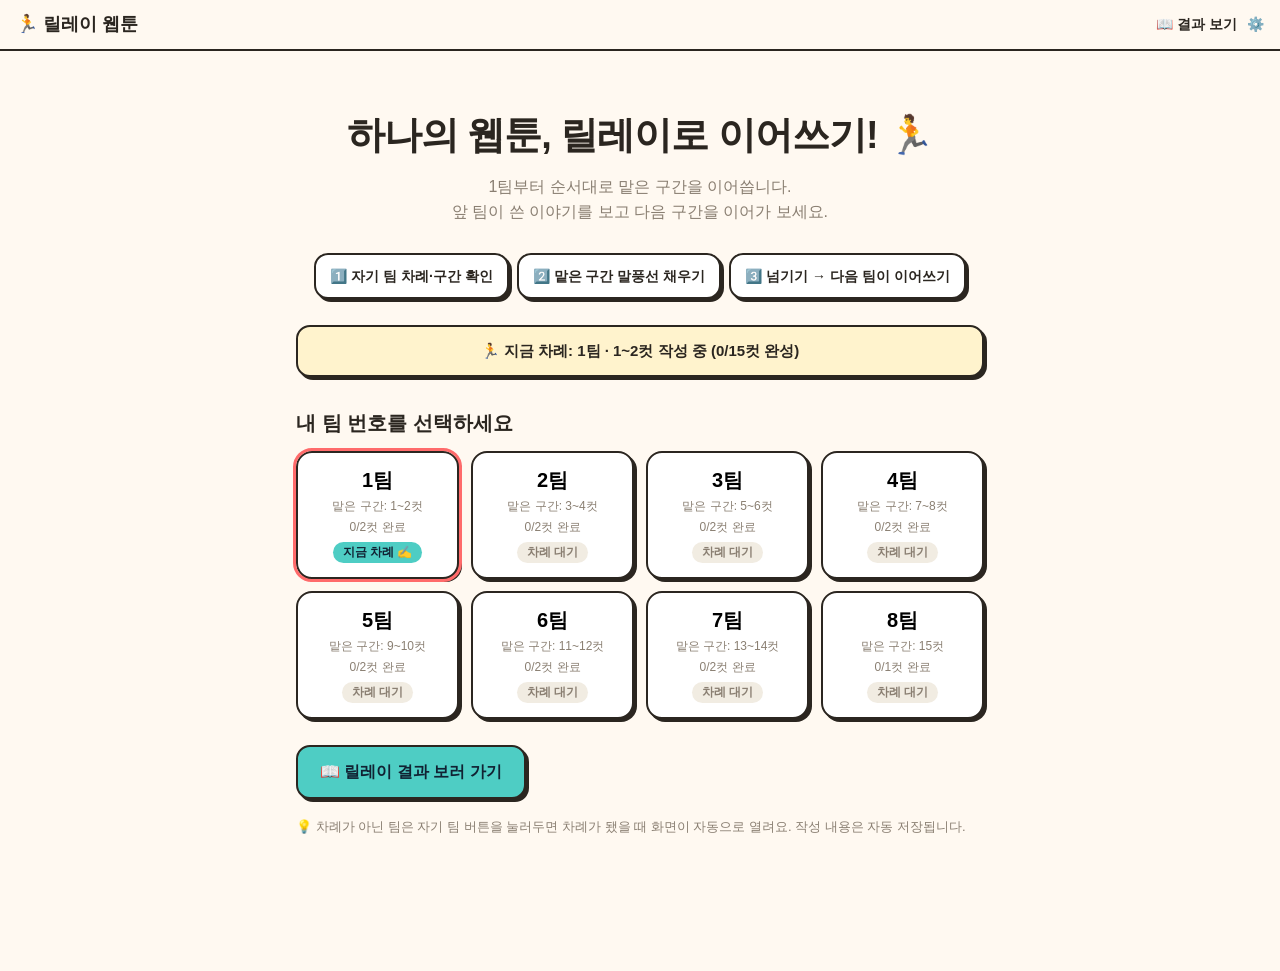
<file: index.html>
<!DOCTYPE html>
<html lang="ko">
<head>
<meta charset="UTF-8">
<meta name="viewport" content="width=device-width, initial-scale=1.0, viewport-fit=cover">
<title>릴레이 웹툰 이어쓰기 🏃</title>
<link rel="stylesheet" href="style.css">
<script src="common.js"></script>
</head>
<body>
<div class="topbar">
  <span class="logo">🏃 릴레이 웹툰</span>
  <span class="spacer"></span>
  <a href="result.html">📖 결과 보기</a>
  <a href="admin.html">⚙️</a>
</div>
<div class="wrap">
  <div class="hero">
    <h1>하나의 웹툰, 릴레이로 이어쓰기! 🏃</h1>
    <p>1팀부터 순서대로 맡은 구간을 이어씁니다.<br>앞 팀이 쓴 이야기를 보고 다음 구간을 이어가 보세요.</p>
  </div>
  <div class="steps">
    <span class="step">1️⃣ 자기 팀 차례·구간 확인</span>
    <span class="step">2️⃣ 맡은 구간 말풍선 채우기</span>
    <span class="step">3️⃣ 넘기기 → 다음 팀이 이어쓰기</span>
  </div>
  <div id="turnBanner"></div>

  <h2 class="sec">내 팀 번호를 선택하세요</h2>
  <div class="team-grid" id="teamGrid"><p class="note">불러오는 중…</p></div>

  <div class="linkrow">
    <a class="btn teal" href="result.html">📖 릴레이 결과 보러 가기</a>
  </div>
  <p class="note mt">💡 차례가 아닌 팀은 자기 팀 버튼을 눌러두면 차례가 됐을 때 화면이 자동으로 열려요. 작성 내용은 자동 저장됩니다.</p>
</div>
<script>
(async function () {
  const grid = document.getElementById('teamGrid');
  const n = await getTeamCount();
  const pc = await getPanelCount();
  let st = { done: [], currentPanel: 0, complete: false, currentTeam: 1, currentChunk: null, doneCount: 0, panelCount: pc };
  try { st = await getRelayState(n, pc); } catch (e) { /* 배너 없이 팀 버튼만 표시 */ }
  const banner = document.getElementById('turnBanner');
  if (st.complete) {
    banner.innerHTML = '<div class="turn-banner done">🎉 릴레이 완성! ' + pc + '컷 모두 이어졌어요. 결과를 확인해보세요.</div>';
  } else {
    banner.innerHTML = '<div class="turn-banner now">🏃 지금 차례: <b>' + st.currentTeam + '팀</b> · ' + chunkLabel(st.currentTeam, n, pc) + ' 작성 중 (' + st.doneCount + '/' + pc + '컷 완성)</div>';
  }
  if (n > pc) {
    banner.innerHTML += '<p class="note center">⚠️ 팀이 컷 수(' + pc + '컷)보다 많으면 차례가 없는 팀이 생겨요. 관리자가 팀 수를 맞추는 게 좋아요.</p>';
  }
  grid.innerHTML = '';
  for (let i = 1; i <= n; i++) {
    const chunk = teamChunk(i, n, pc);
    const myDone = chunk ? st.done.slice(chunk.start, chunk.end + 1).filter(Boolean).length : 0;
    let status, cls = 'team-btn';
    if (!chunk) { status = '<span class="status">차례 없음</span>'; }
    else if (st.complete || myDone === chunk.size) { status = '<span class="done">이어쓰기 완료 ✓</span>'; }
    else if (i === st.currentTeam) { status = '<span class="status now">지금 차례 ✍️</span>'; cls += ' now'; }
    else { status = '<span class="status">차례 대기</span>'; }
    const b = document.createElement('button');
    b.className = cls;
    b.innerHTML = '<div class="t">' + i + '팀</div>'
      + '<div class="assign">' + (chunk ? '맡은 구간: ' + chunkLabel(i, n, pc) : '맡은 구간 없음') + '</div>'
      + (chunk ? '<div class="pcount">' + myDone + '/' + chunk.size + '컷 완료</div>' : '')
      + status;
    b.onclick = () => location.href = 'write.html?team=' + i;
    grid.appendChild(b);
  }
})();

// 초기화를 알아채면 새로고침해서 빈 상태로
let resetEpoch = null;
setInterval(async () => {
  const ep = await getResetEpoch();
  if (ep === null) return;
  if (resetEpoch === null) { resetEpoch = ep; return; }
  if (ep !== resetEpoch) location.reload();
}, 5000);
</script>
</body>
</html>
</file>
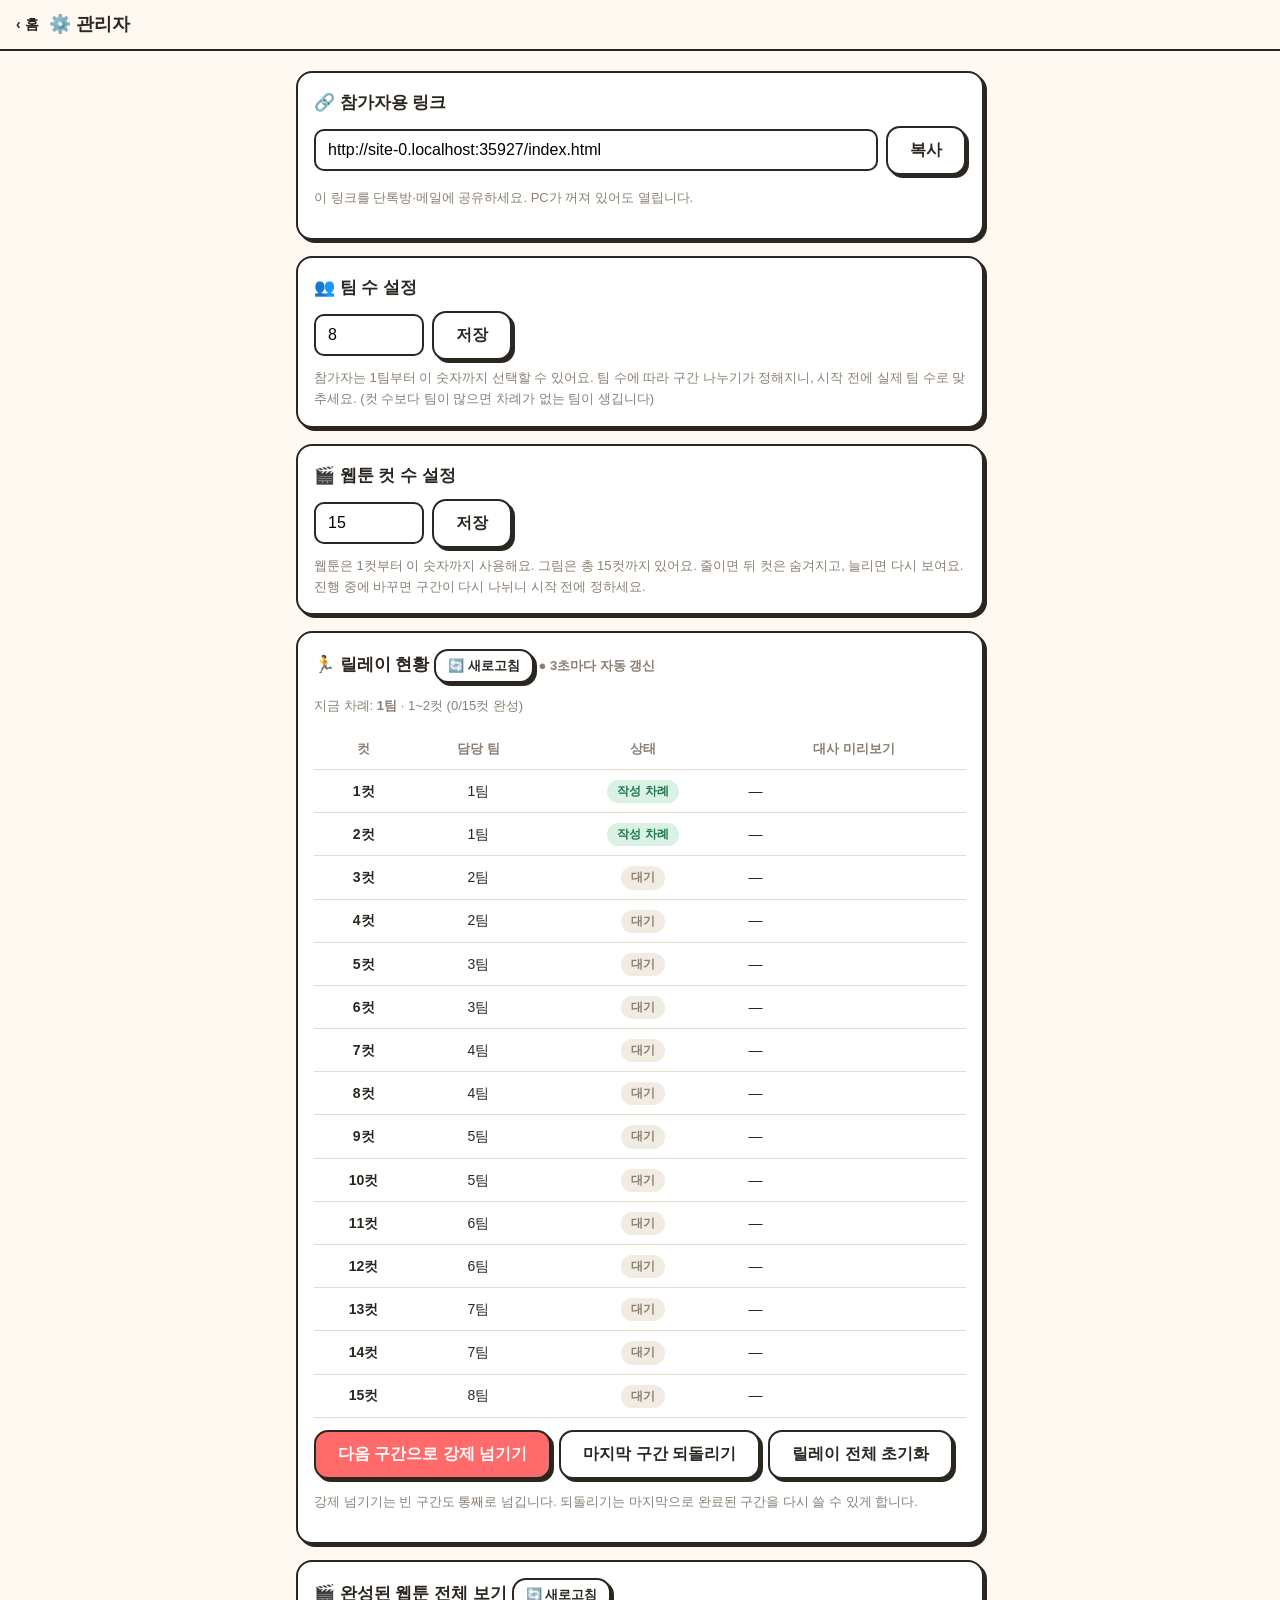
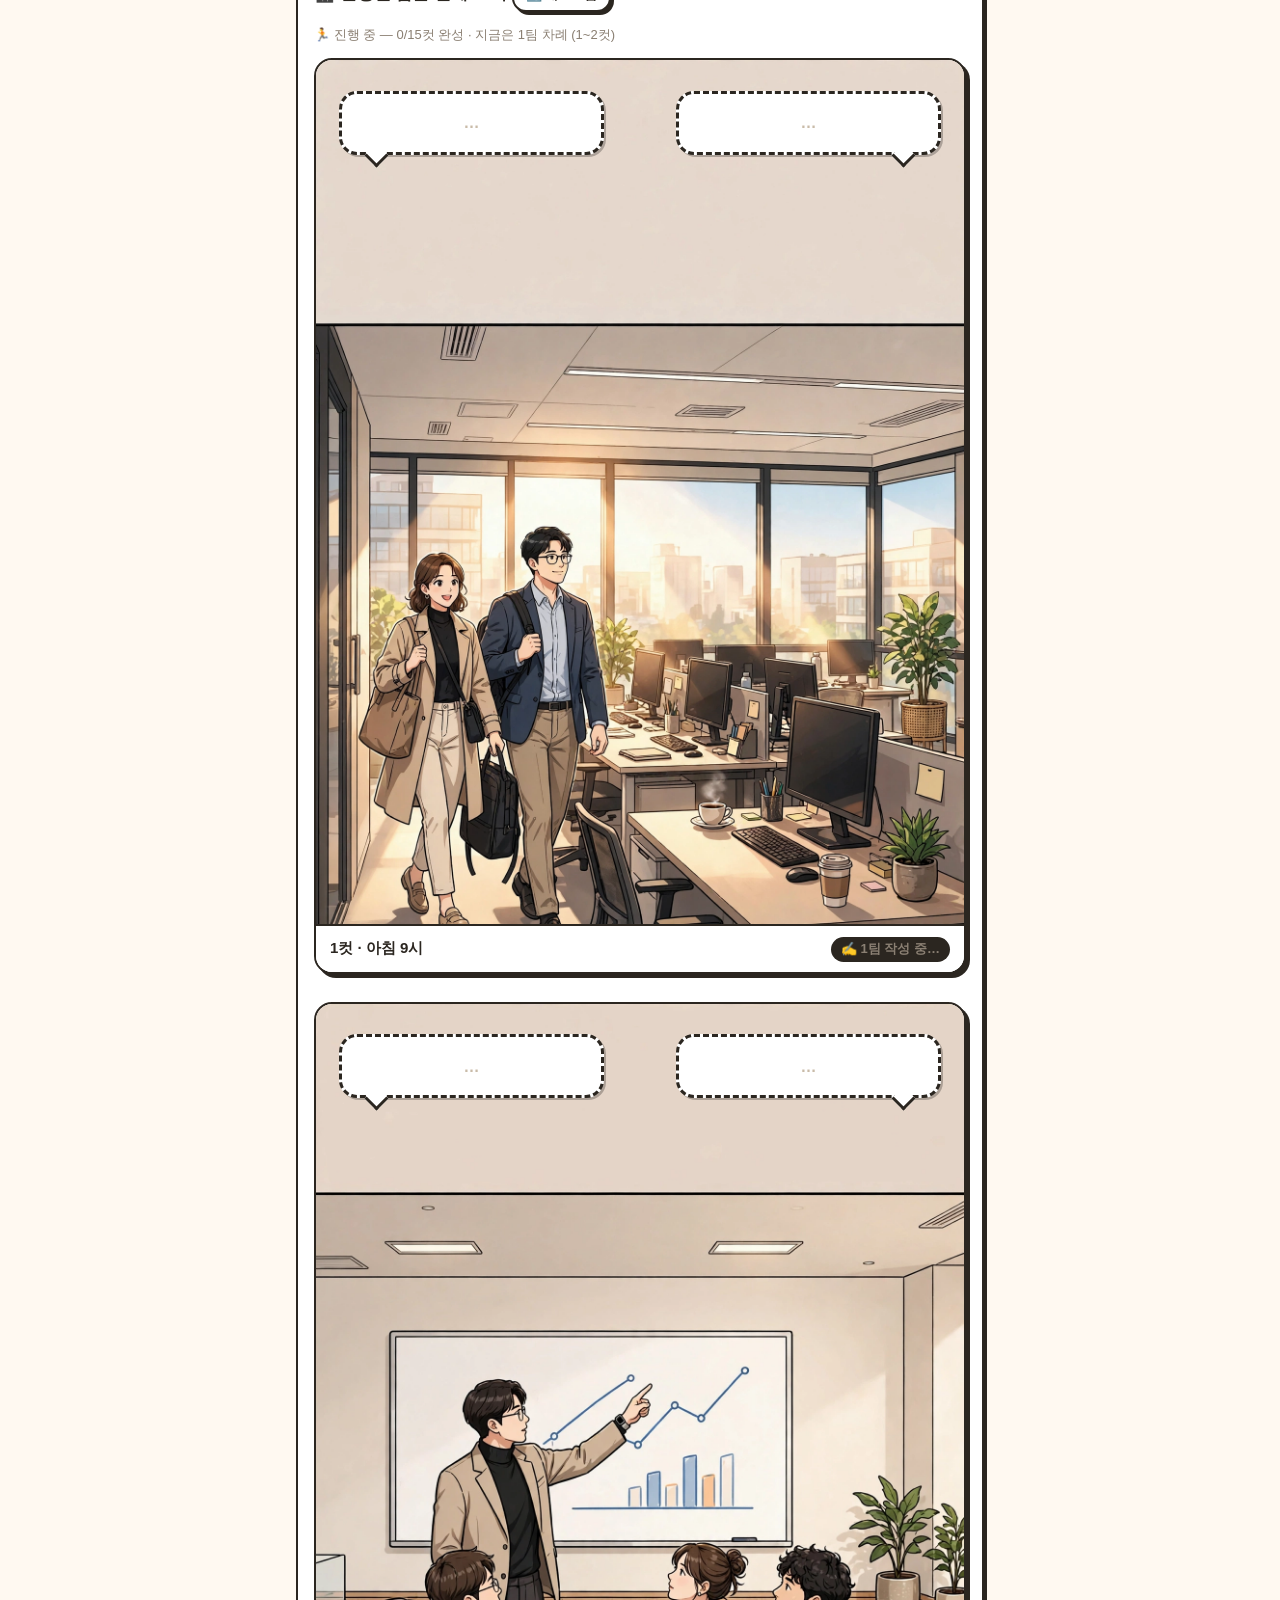
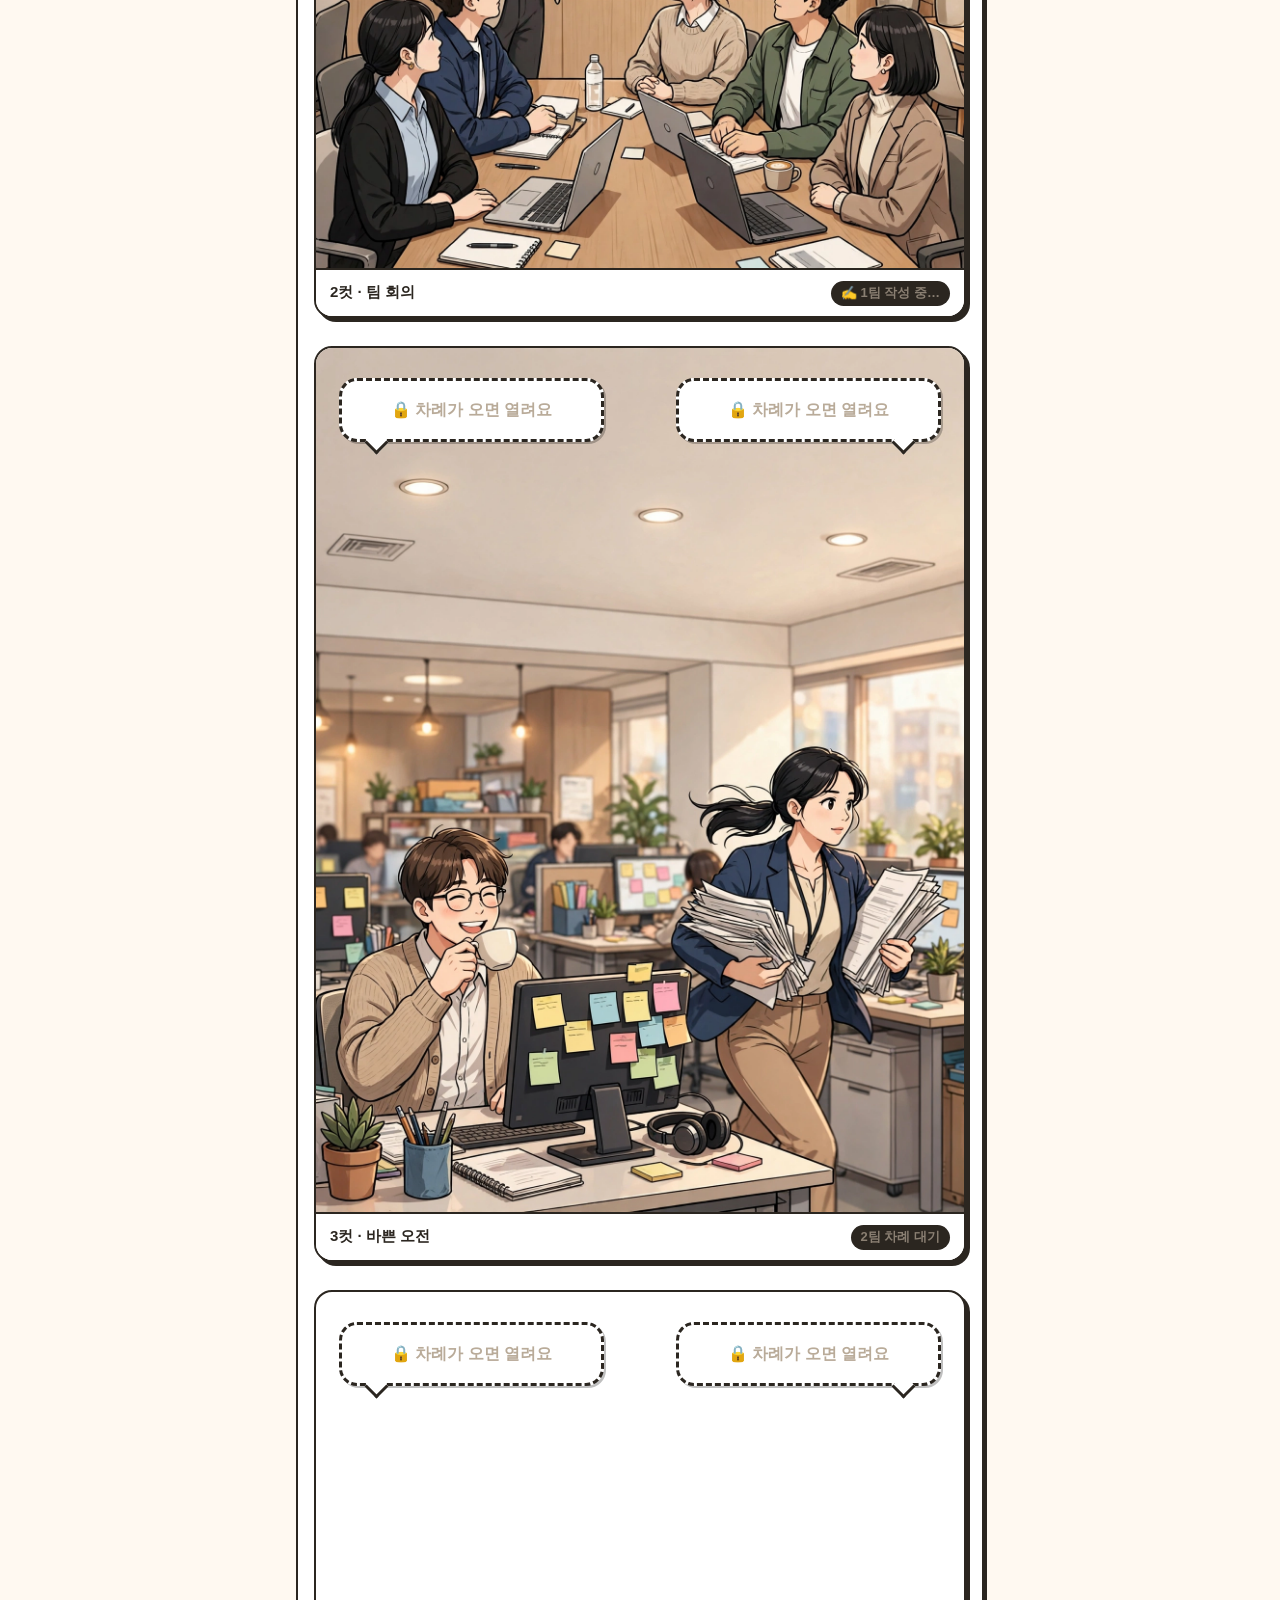
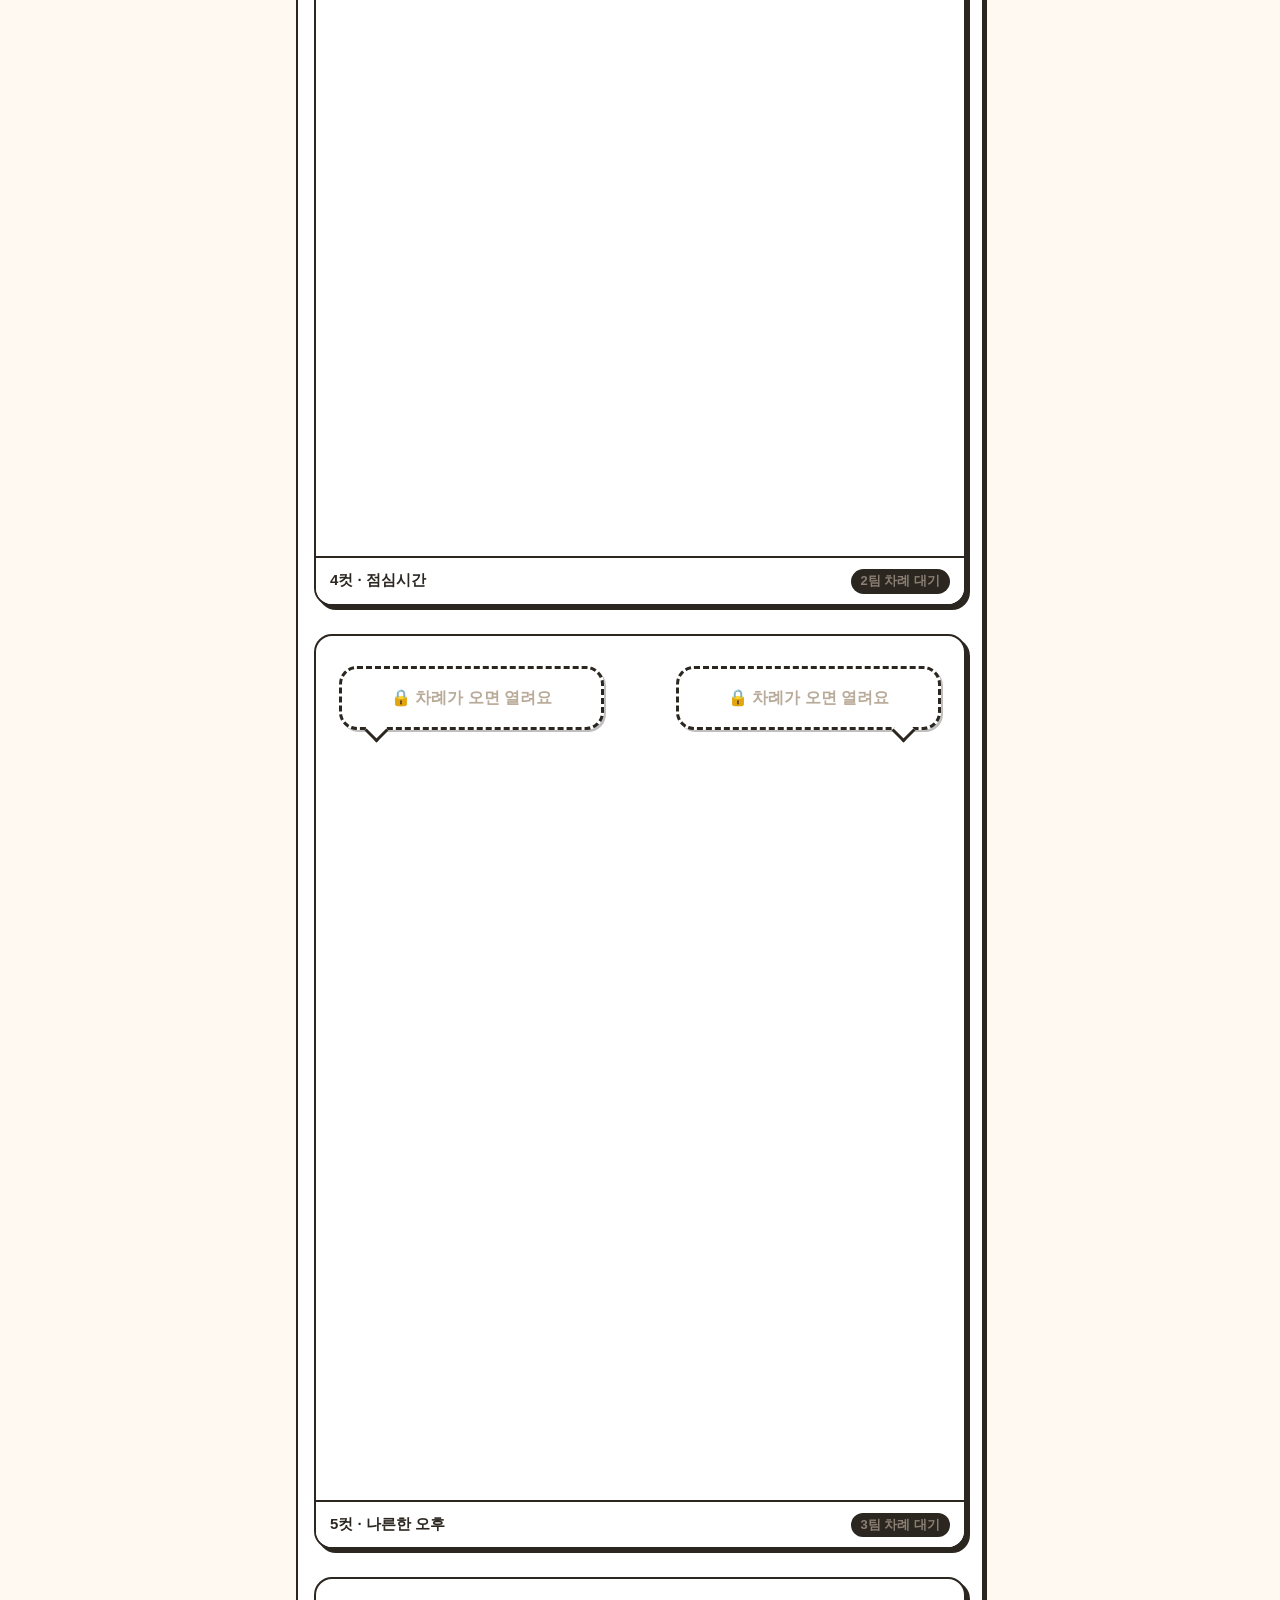
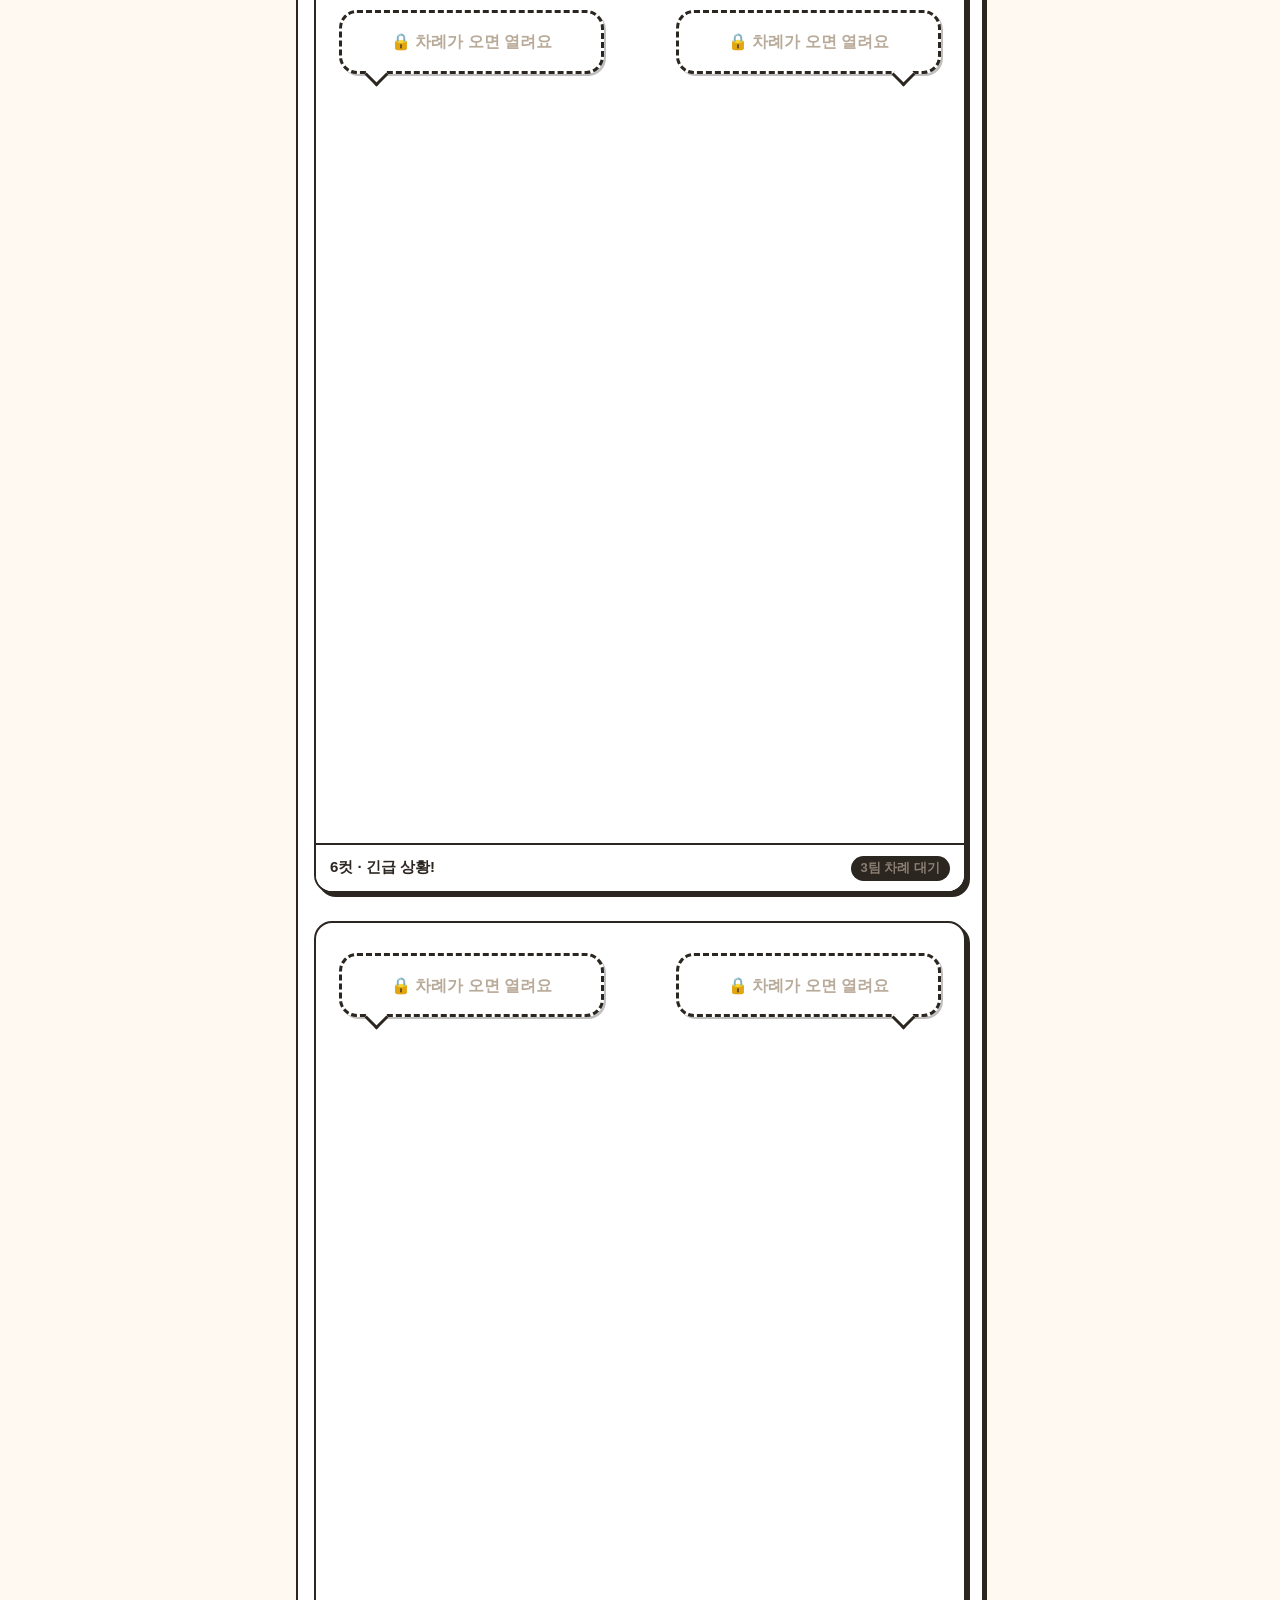
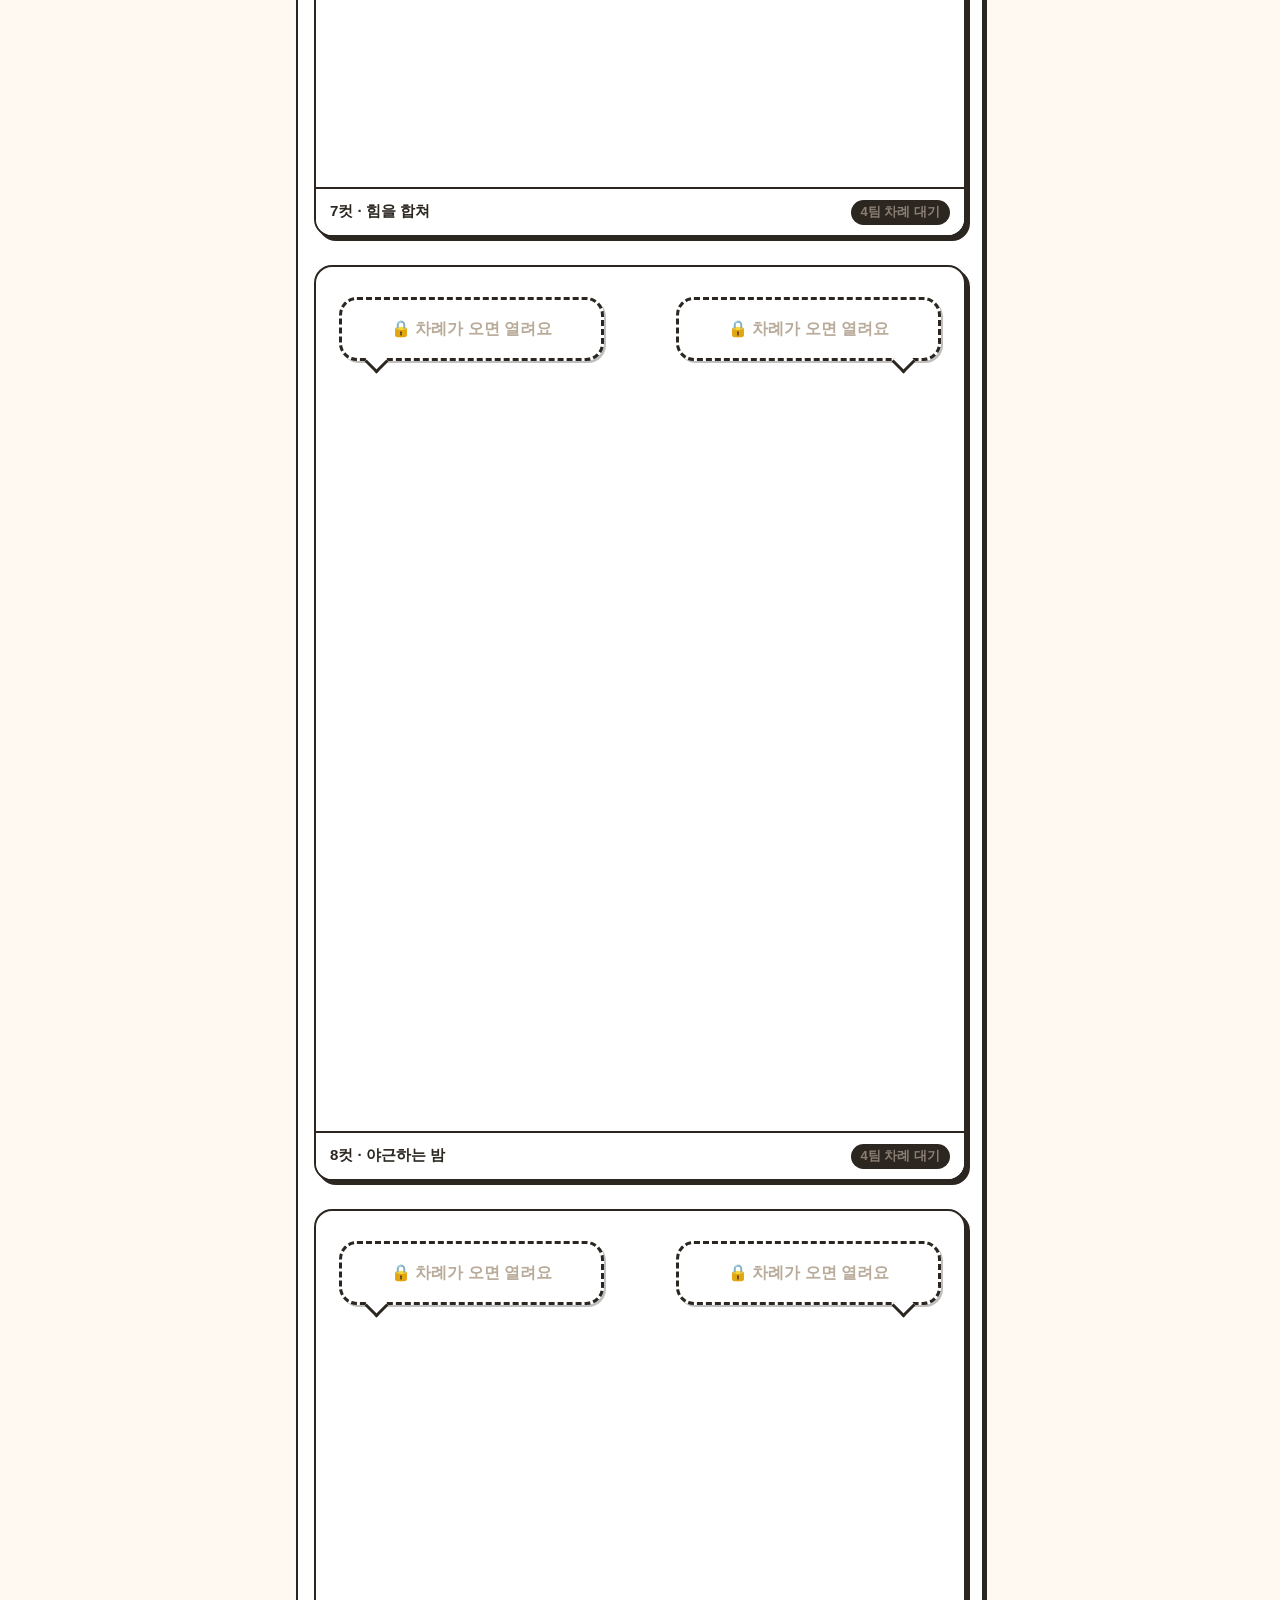
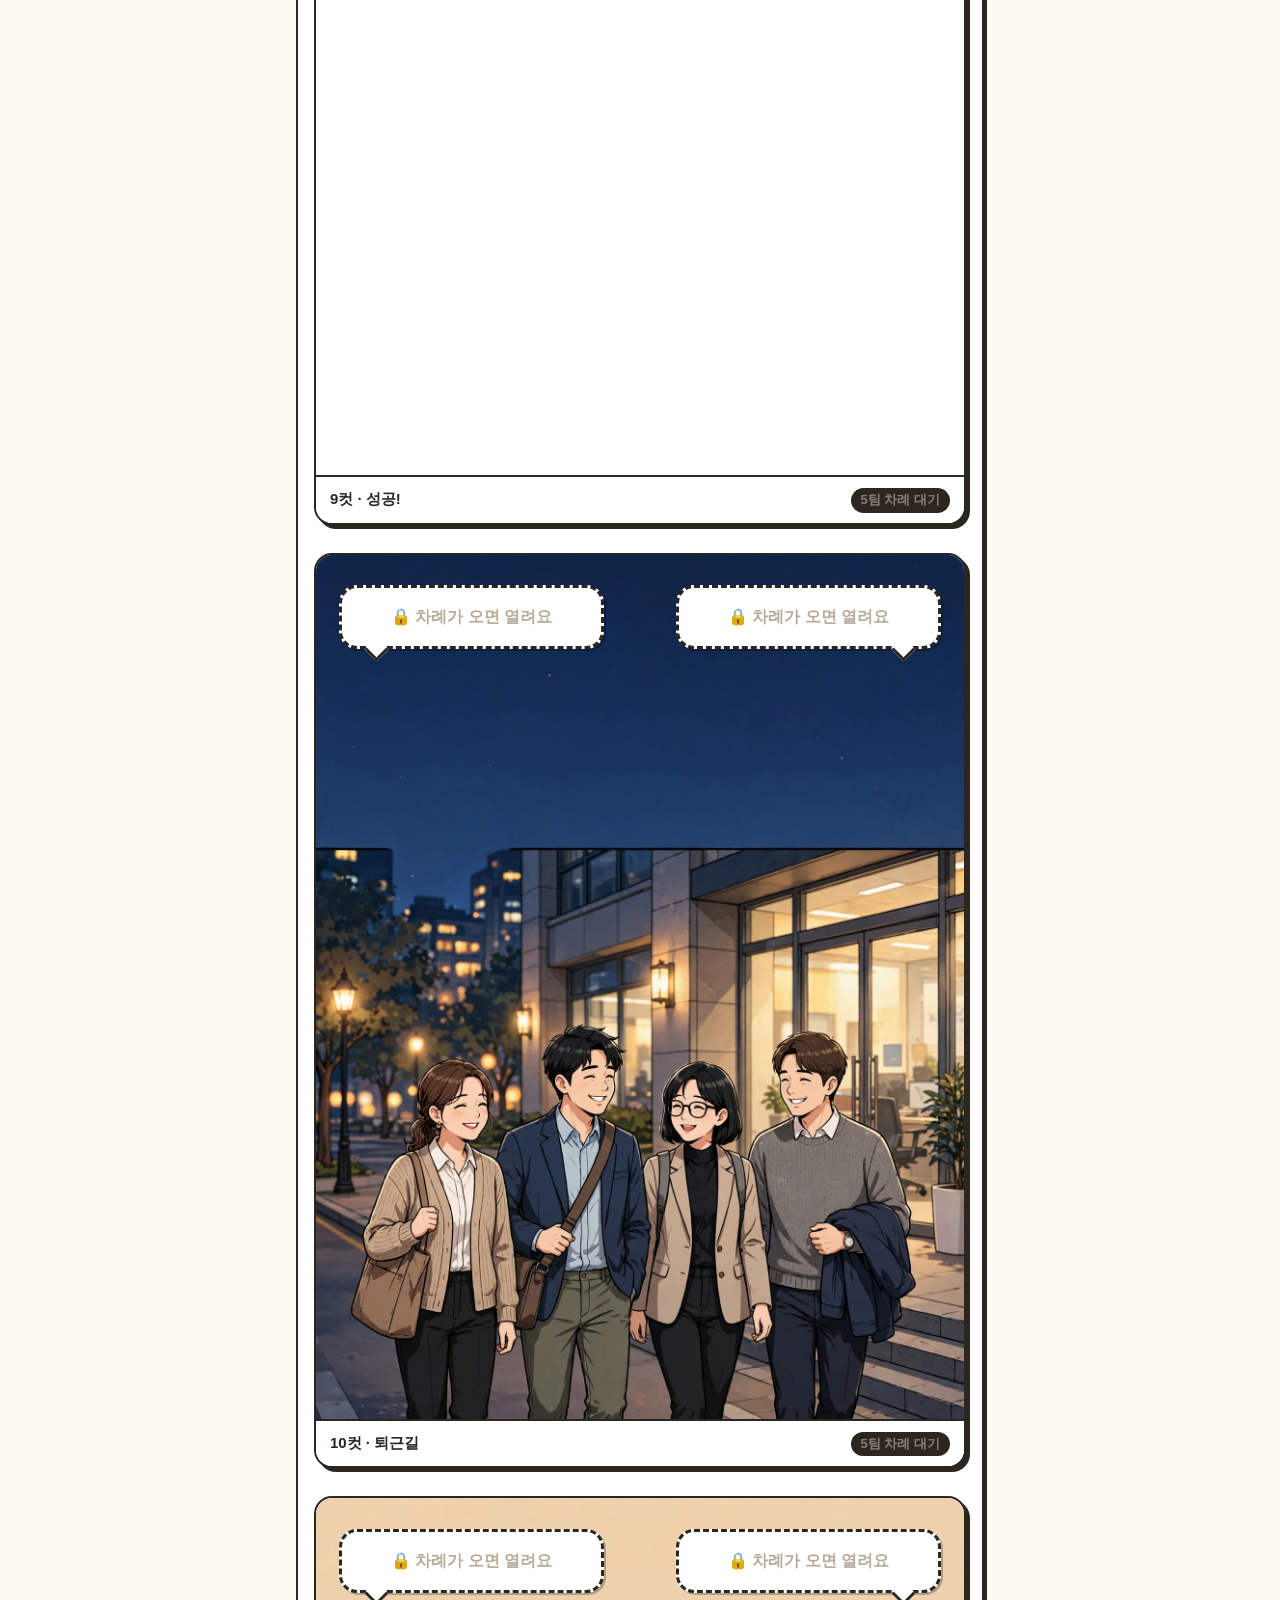
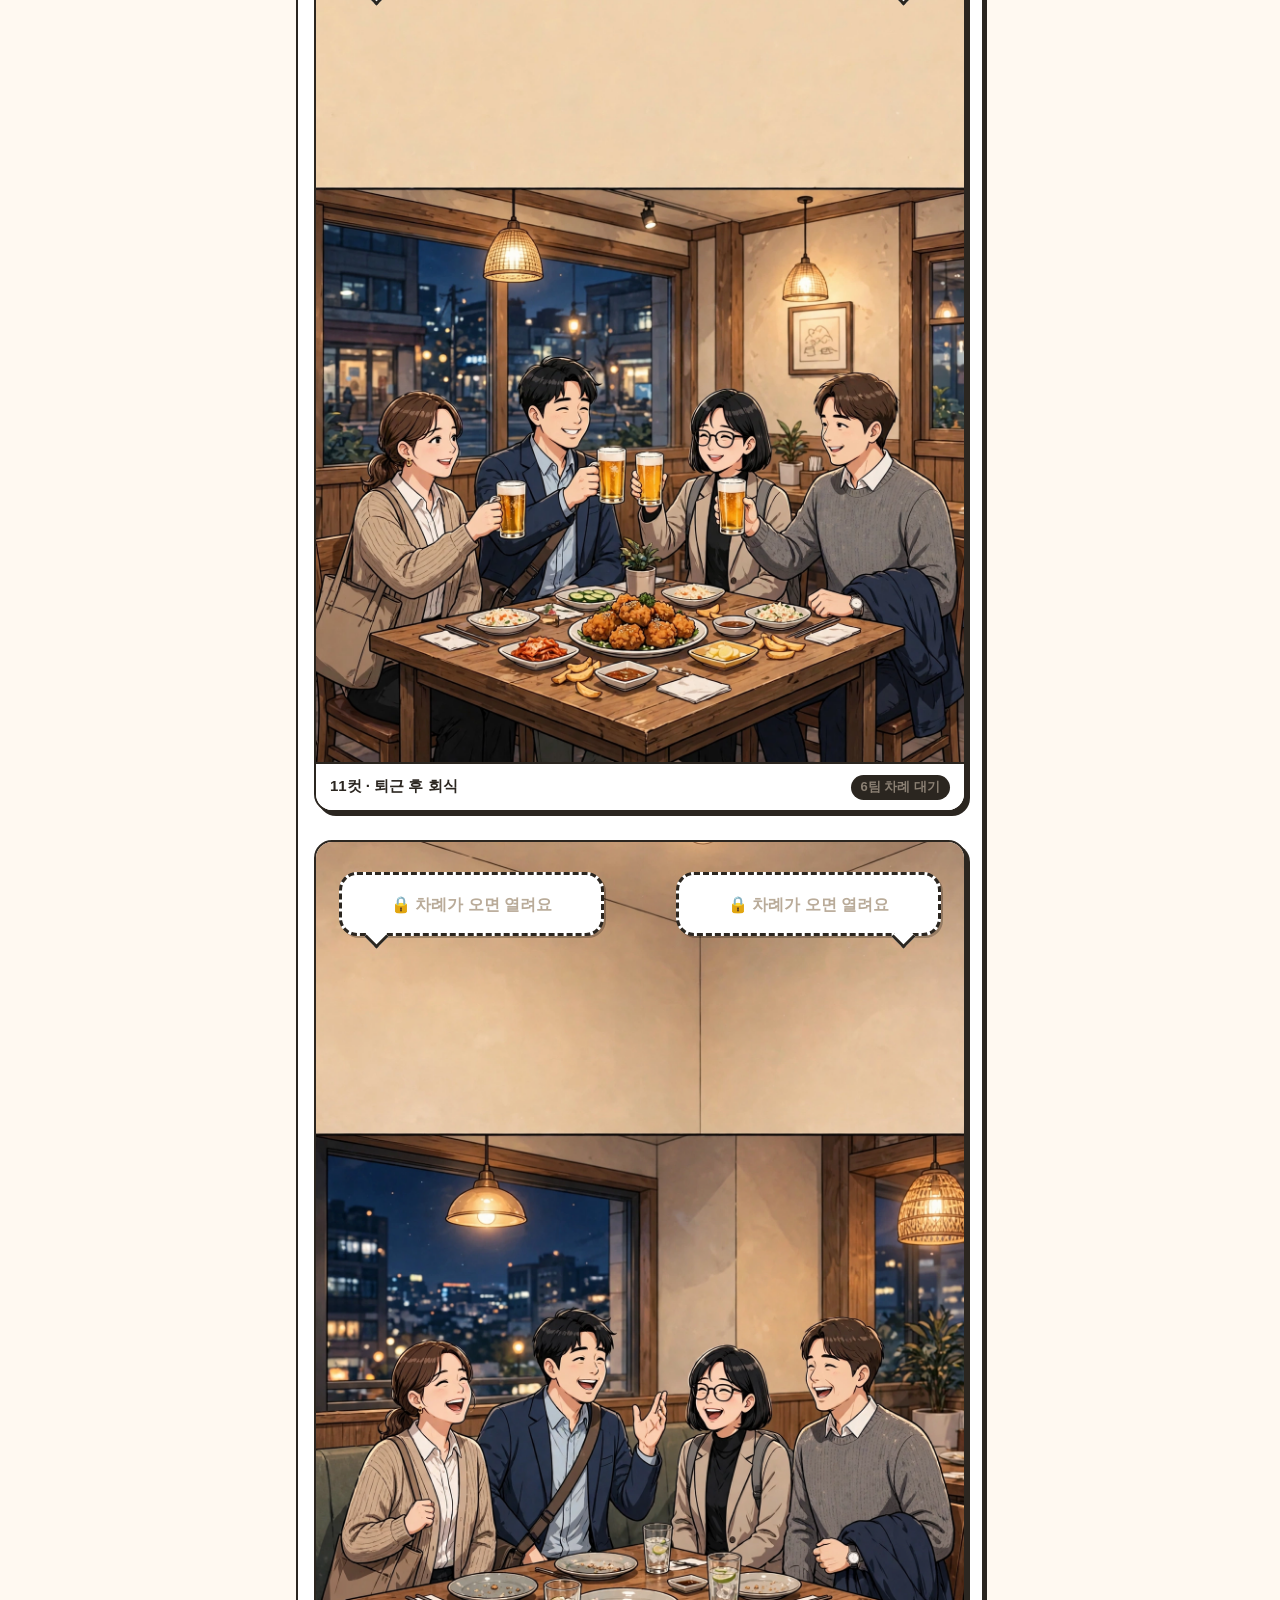
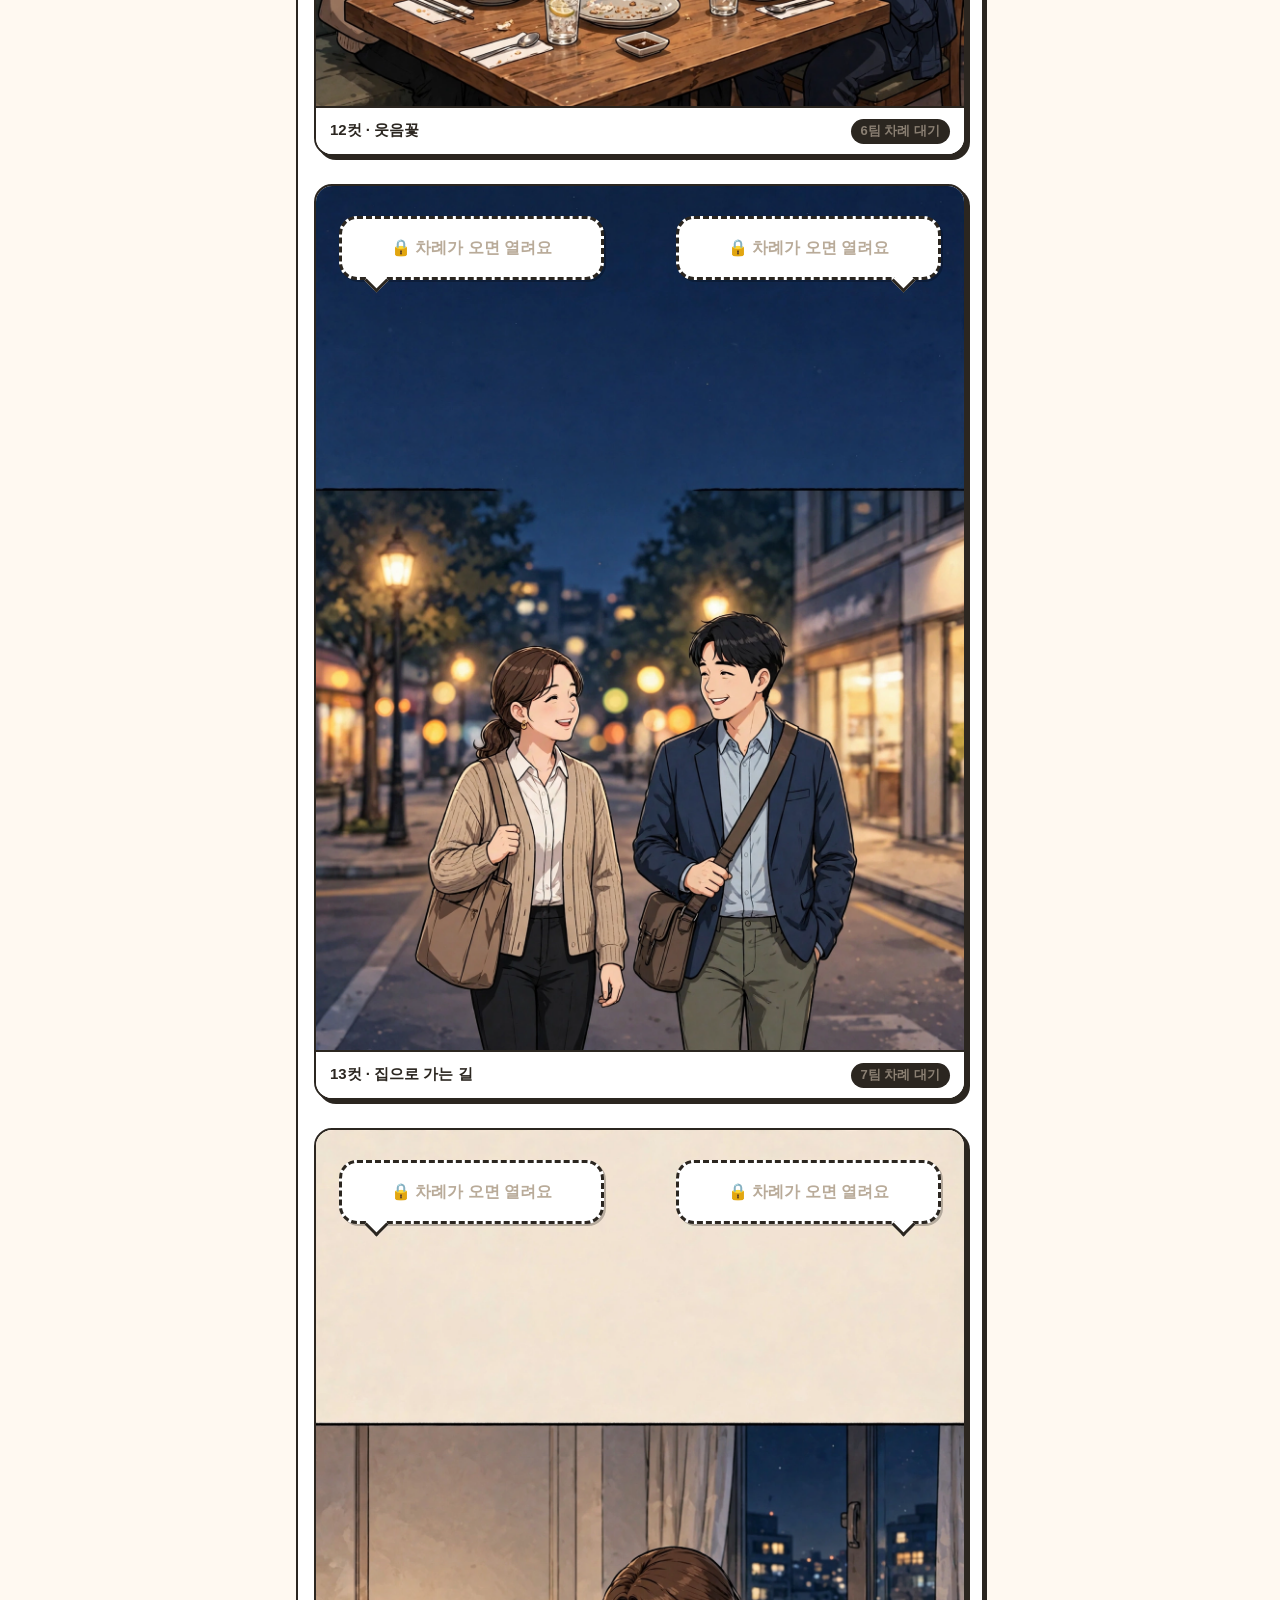
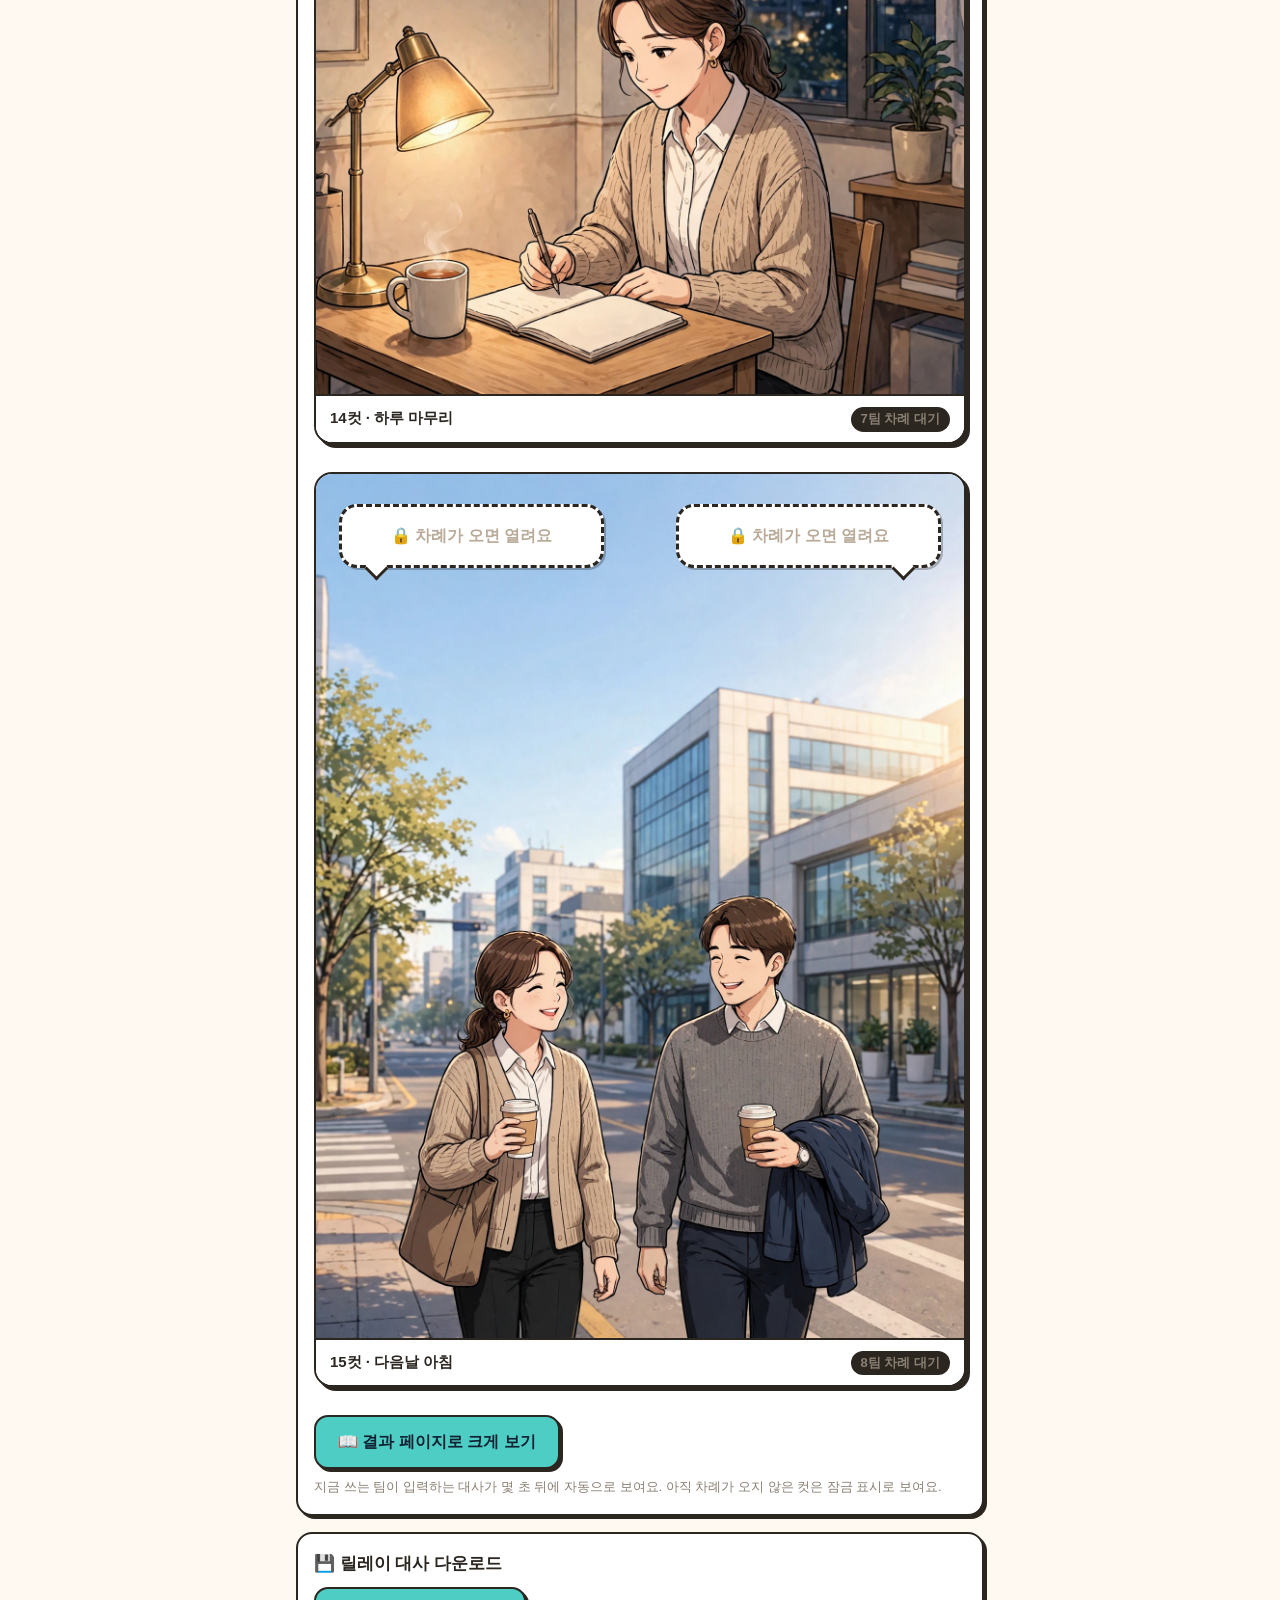
<file: admin.html>
<!DOCTYPE html>
<html lang="ko">
<head>
<meta charset="UTF-8">
<meta name="viewport" content="width=device-width, initial-scale=1.0, viewport-fit=cover">
<title>관리자 ⚙️</title>
<link rel="stylesheet" href="style.css">
<script src="common.js"></script>
</head>
<body>
<div class="topbar">
  <a href="index.html">‹ 홈</a>
  <span class="logo">⚙️ 관리자</span>
  <span class="spacer"></span>
</div>
<div class="wrap">
  <div class="card">
    <h3>🔗 참가자용 링크</h3>
    <div class="row">
      <input type="text" id="shareUrl" readonly style="width:100%;flex:1" onclick="this.select()">
      <button class="btn ghost" id="copyBtn">복사</button>
    </div>
    <p class="note">이 링크를 단톡방·메일에 공유하세요. PC가 꺼져 있어도 열립니다.</p>
  </div>

  <div class="card">
    <h3>👥 팀 수 설정</h3>
    <div class="row">
      <input type="number" id="teamCount" min="1" max="60" value="8">
      <button class="btn ghost" id="saveCount">저장</button>
      <span class="note">참가자는 1팀부터 이 숫자까지 선택할 수 있어요. 팀 수에 따라 구간 나누기가 정해지니, 시작 전에 실제 팀 수로 맞추세요. (컷 수보다 팀이 많으면 차례가 없는 팀이 생깁니다)</span>
    </div>
  </div>

  <div class="card">
    <h3>🎬 웹툰 컷 수 설정</h3>
    <div class="row">
      <input type="number" id="panelCount" min="1" max="15" value="15">
      <button class="btn ghost" id="savePanels">저장</button>
      <span class="note">웹툰은 1컷부터 이 숫자까지 사용해요. 그림은 총 15컷까지 있어요. 줄이면 뒤 컷은 숨겨지고, 늘리면 다시 보여요. 진행 중에 바꾸면 구간이 다시 나뉘니 시작 전에 정하세요.</span>
    </div>
  </div>

  <div class="card">
    <h3>🏃 릴레이 현황 <button class="btn ghost" id="refreshRelay" style="font-size:13px;padding:6px 12px;">🔄 새로고침</button> <span class="note">● 3초마다 자동 갱신</span></h3>
    <div id="relayStatus"><p class="note">불러오는 중…</p></div>
    <div class="row" style="margin-top:12px">
      <button class="btn" id="forcePass">다음 구간으로 강제 넘기기</button>
      <button class="btn ghost" id="reopenLast">마지막 구간 되돌리기</button>
      <button class="btn ghost" id="resetRelay">릴레이 전체 초기화</button>
    </div>
    <p class="note">강제 넘기기는 빈 구간도 통째로 넘깁니다. 되돌리기는 마지막으로 완료된 구간을 다시 쓸 수 있게 합니다.</p>
  </div>

  <div class="card">
    <h3>🎬 완성된 웹툰 전체 보기 <button class="btn ghost" id="refreshPreview" style="font-size:13px;padding:6px 12px;">🔄 새로고침</button></h3>
    <div id="webtoonPreview"><p class="note">불러오는 중…</p></div>
    <div class="row" style="margin-top:12px">
      <a class="btn teal" href="result.html">📖 결과 페이지로 크게 보기</a>
      <span class="note">지금 쓰는 팀이 입력하는 대사가 몇 초 뒤에 자동으로 보여요. 아직 차례가 오지 않은 컷은 잠금 표시로 보여요.</span>
    </div>
  </div>

  <div class="card">
    <h3>💾 릴레이 대사 다운로드</h3>
    <div class="row">
      <button class="btn teal" id="csvBtn">CSV 다운로드 (엑셀용)</button>
      <span class="note">컷·담당 팀·상태·대사가 담깁니다.</span>
    </div>
  </div>

</div>
<script>
let currentN = 8, currentP = PANELS.length, relayState = null;
const sleep = ms => new Promise(r => setTimeout(r, ms));

function armButton(btn, label, ms, fn) {
  let armed = false, t = null;
  btn.addEventListener('click', async () => {
    const orig = btn.dataset.orig || btn.textContent;
    btn.dataset.orig = orig;
    if (!armed) {
      armed = true;
      btn.textContent = label;
      t = setTimeout(() => { armed = false; btn.textContent = orig; }, ms || 8000);
      return;
    }
    clearTimeout(t);
    armed = false;
    await fn(btn);
    btn.textContent = orig;
  });
}

let statusLoading = false;
async function loadRelayStatus() {
  if (statusLoading) return;
  statusLoading = true;
  const box = document.getElementById('relayStatus');
  try {
    relayState = await getRelayState(currentN, currentP);
    const bubbles = await getRelayBubbles();
    let html = '<p class="note">' + (relayState.complete
      ? '🎉 릴레이 완성! ' + currentP + '컷 모두 이어졌어요.'
      : '지금 차례: <strong>' + relayState.currentTeam + '팀</strong> · ' + chunkLabel(relayState.currentTeam, currentN, currentP) + ' (' + relayState.doneCount + '/' + currentP + '컷 완성)') + '</p>';
    if (currentN > currentP) html += '<p class="note">⚠️ 팀이 컷 수(' + currentP + '컷)보다 많아 차례가 없는 팀이 있어요. 팀 수를 맞추는 게 좋아요.</p>';
    html += '<table class="adm"><tr><th>컷</th><th>담당 팀</th><th>상태</th><th>대사 미리보기</th></tr>';
    for (let p = 0; p < currentP; p++) {
      const t1 = (bubbles[p + '_0'] || '').trim(), t2 = (bubbles[p + '_1'] || '').trim();
      const preview = [t1, t2].filter(Boolean).join(' / ') || '—';
      const inCur = !!(relayState.currentChunk && p >= relayState.currentChunk.start && p <= relayState.currentChunk.end);
      const status = relayState.done[p] ? '<span class="badge ok">완료 ✓</span>'
        : (inCur ? '<span class="badge ok">작성 차례</span>' : '<span class="badge no">대기</span>');
      html += '<tr><td><strong>' + (p + 1) + '컷</strong></td><td>' + relayAuthor(p, currentN, currentP) + '팀</td><td>' + status + '</td><td style="text-align:left">' + esc(preview) + '</td></tr>';
    }
    box.innerHTML = html + '</table>';
    document.getElementById('forcePass').disabled = relayState.complete;
    document.getElementById('reopenLast').disabled = relayState.doneCount === 0;
    renderWebtoonPreview(bubbles);
  } catch (e) {
    box.innerHTML = '<p class="note">불러오기 실패 😢</p>';
    document.getElementById('webtoonPreview').innerHTML = '<p class="note">불러오기 실패 😢</p>';
  }
  statusLoading = false;
}

function renderWebtoonPreview(bubbles) {
  const box = document.getElementById('webtoonPreview');
  const st = relayState;
  if (!st) { box.innerHTML = '<p class="note">불러오기 실패 😢</p>'; return; }
  box.innerHTML = '<p class="note">' + (st.complete
    ? '🎉 릴레이 완성! ' + currentP + '컷 모두 이어졌어요.'
    : '🏃 진행 중 — ' + st.doneCount + '/' + currentP + '컷 완성 · 지금은 ' + st.currentTeam + '팀 차례 (' + chunkLabel(st.currentTeam, currentN, currentP) + ')') + '</p>';
  for (let p = 0; p < currentP; p++) {
    const author = relayAuthor(p, currentN, currentP);
    const inCur = !!(st.currentChunk && p >= st.currentChunk.start && p <= st.currentChunk.end);
    let badge;
    if (st.done[p]) badge = '✍️ ' + author + '팀';
    else if (inCur) badge = '✍️ ' + author + '팀 작성 중…';
    else badge = author + '팀 차례 대기';
    const locked = !st.done[p] && !inCur;
    const tmp = document.createElement('div');
    tmp.innerHTML = panelFigure(p, (b) => bubbleHTML((bubbles[p + '_' + b] || '').trim(), false, p, b, locked ? '🔒 차례가 오면 열려요' : null), badge);
    box.appendChild(tmp.firstChild);
  }
}

async function init() {
  currentN = await getTeamCount();
  currentP = await getPanelCount();
  document.getElementById('teamCount').value = currentN;
  document.getElementById('panelCount').value = currentP;
  document.getElementById('panelCount').max = PANELS.length;
  loadRelayStatus();
}

document.getElementById('saveCount').addEventListener('click', async function () {
  const v = Math.max(1, Math.min(60, parseInt(document.getElementById('teamCount').value || '8', 10)));
  this.disabled = true;
  try {
    await api('webtoon_config', {
      method: 'POST',
      headers: Object.assign({}, H, { 'Prefer': 'resolution=merge-duplicates,return=representation' }),
      body: JSON.stringify({ id: CONFIG_ID, team_count: v })
    });
    alert(v + '개 팀으로 설정했어요!');
    init();
  } catch (e) { alert('저장 실패 😢'); }
  this.disabled = false;
});

document.getElementById('savePanels').addEventListener('click', async function () {
  const v = Math.max(1, Math.min(PANELS.length, parseInt(document.getElementById('panelCount').value || String(PANELS.length), 10)));
  this.disabled = true;
  try {
    await api('webtoon_config', {
      method: 'POST',
      headers: Object.assign({}, H, { 'Prefer': 'resolution=merge-duplicates,return=representation' }),
      body: JSON.stringify({ id: PANEL_CONFIG_ID, team_count: v })
    });
    alert(v + '컷으로 설정했어요!');
    init();
  } catch (e) { alert('저장 실패 😢'); }
  this.disabled = false;
});

document.getElementById('refreshRelay').addEventListener('click', loadRelayStatus);
document.getElementById('refreshPreview').addEventListener('click', loadRelayStatus);

armButton(document.getElementById('forcePass'), '정말 넘길까요?', 8000, async (btn) => {
  const st = relayState || await getRelayState(currentN, currentP);
  if (st.complete || !st.currentChunk) return;
  btn.disabled = true;
  try {
    const jobs = [];
    for (let p = st.currentChunk.start; p <= st.currentChunk.end; p++) {
      jobs.push(api('webtoon_teams', {
        method: 'POST',
        headers: Object.assign({}, H, { 'Prefer': 'resolution=merge-duplicates,return=representation' }),
        body: JSON.stringify({ team_no: MARKER_BASE + p, submitted: true })
      }));
    }
    await Promise.all(jobs);
    await sleep(400);
    await loadRelayStatus();
  } catch (e) { alert('넘기기 실패 😢'); btn.disabled = false; }
});

armButton(document.getElementById('reopenLast'), '정말 되돌릴까요?', 8000, async (btn) => {
  const st = relayState || await getRelayState(currentN, currentP);
  let last = -1;
  for (let p = 0; p < currentP; p++) { if (st.done[p]) last = p; }
  if (last < 0) return;
  const ch = teamChunk(relayAuthor(last, currentN, currentP), currentN, currentP);
  btn.disabled = true;
  try {
    const jobs = [];
    for (let p = ch.start; p <= ch.end; p++) {
      jobs.push(api('webtoon_teams?team_no=eq.' + (MARKER_BASE + p), { method: 'DELETE' }));
    }
    await Promise.all(jobs);
    await sleep(400);
    await loadRelayStatus();
  } catch (e) { alert('되돌리기 실패 😢'); btn.disabled = false; }
});

armButton(document.getElementById('resetRelay'), '정말 초기화할까요?', 8000, async (btn) => {
  btn.disabled = true;
  try {
    await api('webtoon_bubbles?team_no=eq.' + RELAY_TEAM, { method: 'DELETE' });
    await Promise.all(Array.from({ length: PANELS.length }, (_, p) =>
      api('webtoon_teams?team_no=eq.' + (MARKER_BASE + p), { method: 'DELETE' }).catch(() => null)));
    try { // 초기화 신호: 열어둔 참가자 화면이 로컬 초안을 버리게 함 (실패해도 삭제는 이미 끝남)
      const cur = await getResetEpoch();
      await api('webtoon_config', {
        method: 'POST',
        headers: Object.assign({}, H, { 'Prefer': 'resolution=merge-duplicates,return=representation' }),
        body: JSON.stringify({ id: RESET_CONFIG_ID, team_count: (cur || 0) + 1 })
      });
    } catch (e) { /* 신호 쓰기 실패는 무시 */ }
    await sleep(400);
    await loadRelayStatus();
  } catch (e) { alert('초기화 실패 😢'); }
  btn.disabled = false;
});

document.getElementById('csvBtn').addEventListener('click', async () => {
  const q = s => '"' + String(s == null ? '' : s).replace(/"/g, '""') + '"';
  try {
    const rows = await api('webtoon_bubbles?select=panel_idx,bubble_idx,text&team_no=eq.' + RELAY_TEAM + '&order=panel_idx,bubble_idx');
    const st = await getRelayState(currentN, currentP);
    const map = {};
    rows.forEach(r => { map[r.panel_idx + '_' + r.bubble_idx] = r.text || ''; });
    let csv = '﻿컷,말풍선,담당 팀,상태,대사\n';
    for (let p = 0; p < currentP; p++) {
      const inCur = !!(st.currentChunk && p >= st.currentChunk.start && p <= st.currentChunk.end);
      for (let b = 0; b < BUBBLES_PER_PANEL; b++) {
        const status = st.done[p] ? '완료' : (inCur ? '작성 중' : '대기');
        csv += [q(PANELS[p].title), q(BUBBLE_LABEL[b]), q(relayAuthor(p, currentN, currentP) + '팀'), q(status), q(map[p + '_' + b] || '')].join(',') + '\n';
      }
    }
    const blob = new Blob([csv], { type: 'text/csv;charset=utf-8' });
    const a = document.createElement('a');
    a.href = URL.createObjectURL(blob);
    a.download = '릴레이웹툰_대사모음.csv';
    a.click();
    setTimeout(() => URL.revokeObjectURL(a.href), 5000);
  } catch (e) { alert('불러오기 실패 😢'); }
});

document.getElementById('shareUrl').value = location.origin + location.pathname.replace(/admin\.html$/, 'index.html');
document.getElementById('copyBtn').addEventListener('click', function () {
  const inp = document.getElementById('shareUrl');
  inp.select();
  try { document.execCommand('copy'); } catch (e) {}
  if (navigator.clipboard) navigator.clipboard.writeText(inp.value).catch(() => {});
  this.textContent = '복사됨 ✓';
  setTimeout(() => this.textContent = '복사', 2000);
});

setInterval(loadRelayStatus, 3000); // 작성 중인 팀 화면을 실시간으로 보기
init();
</script>
</body>
</html>
</file>
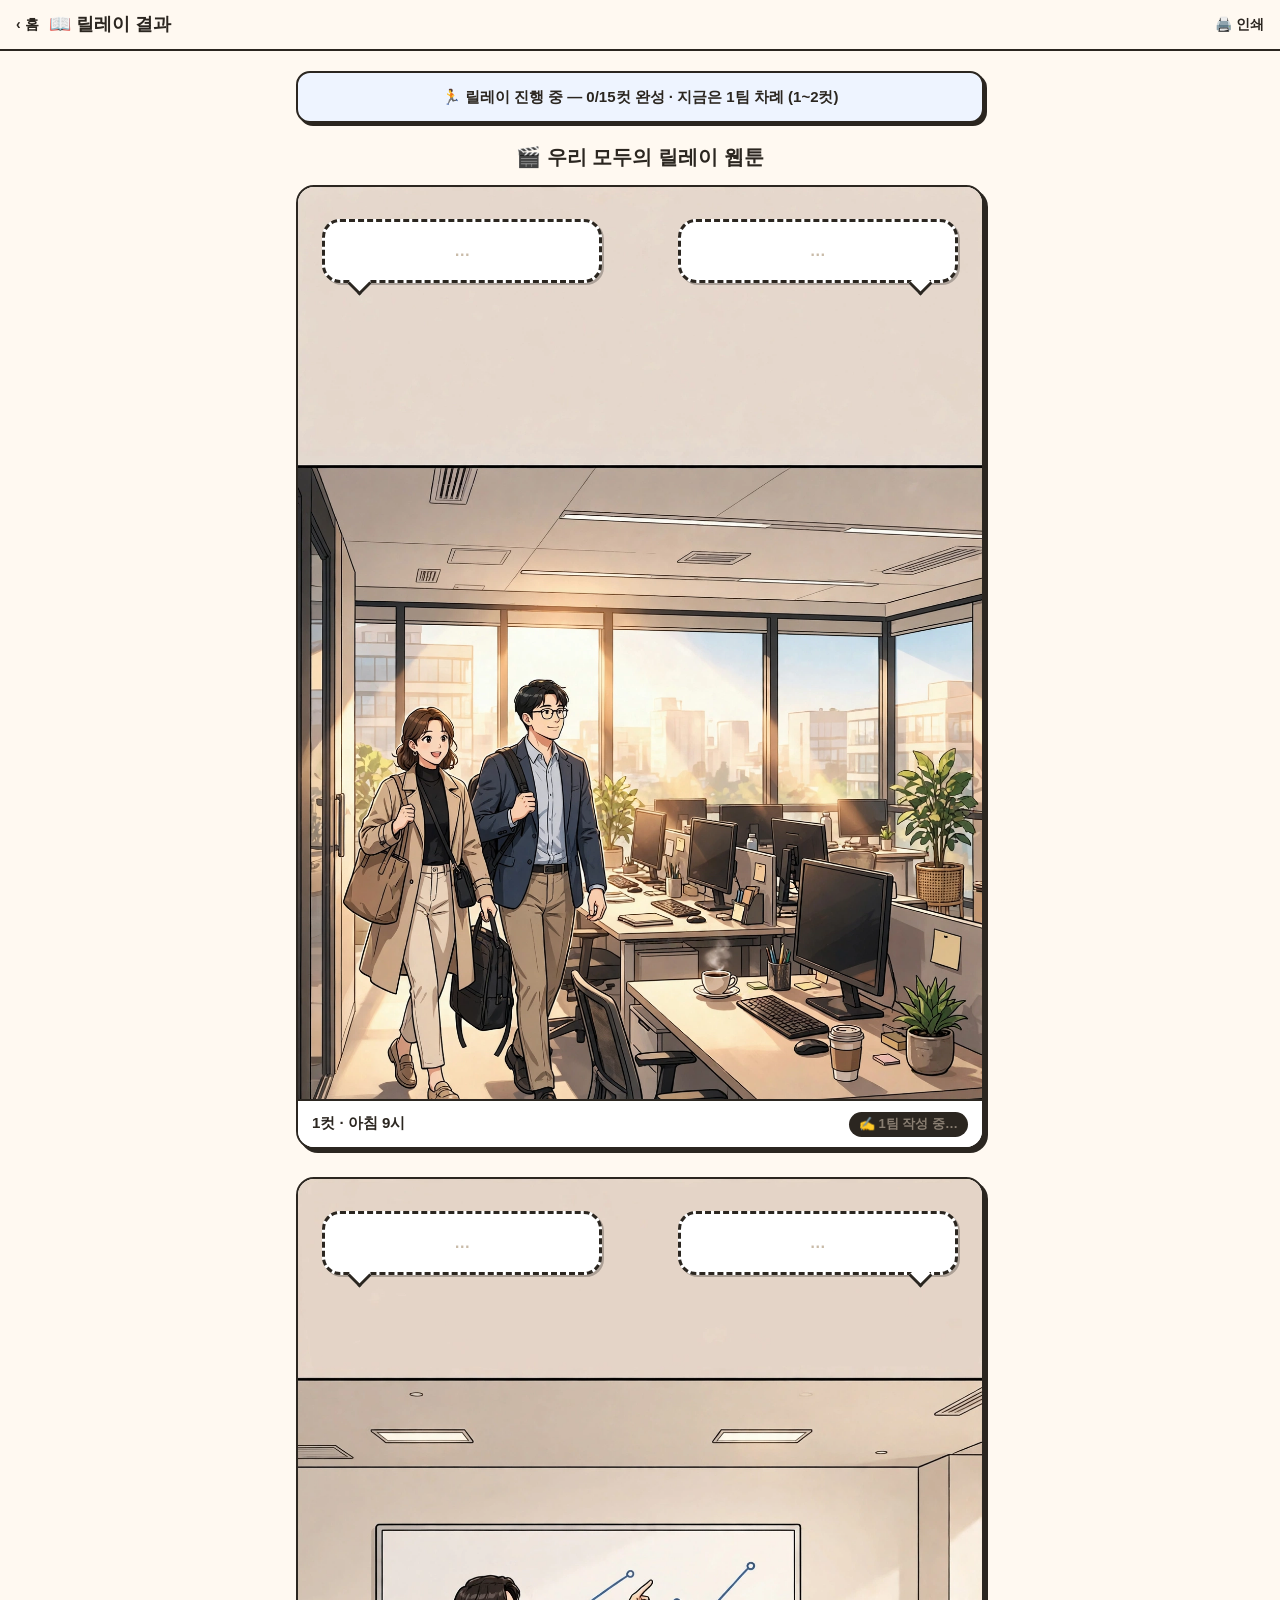
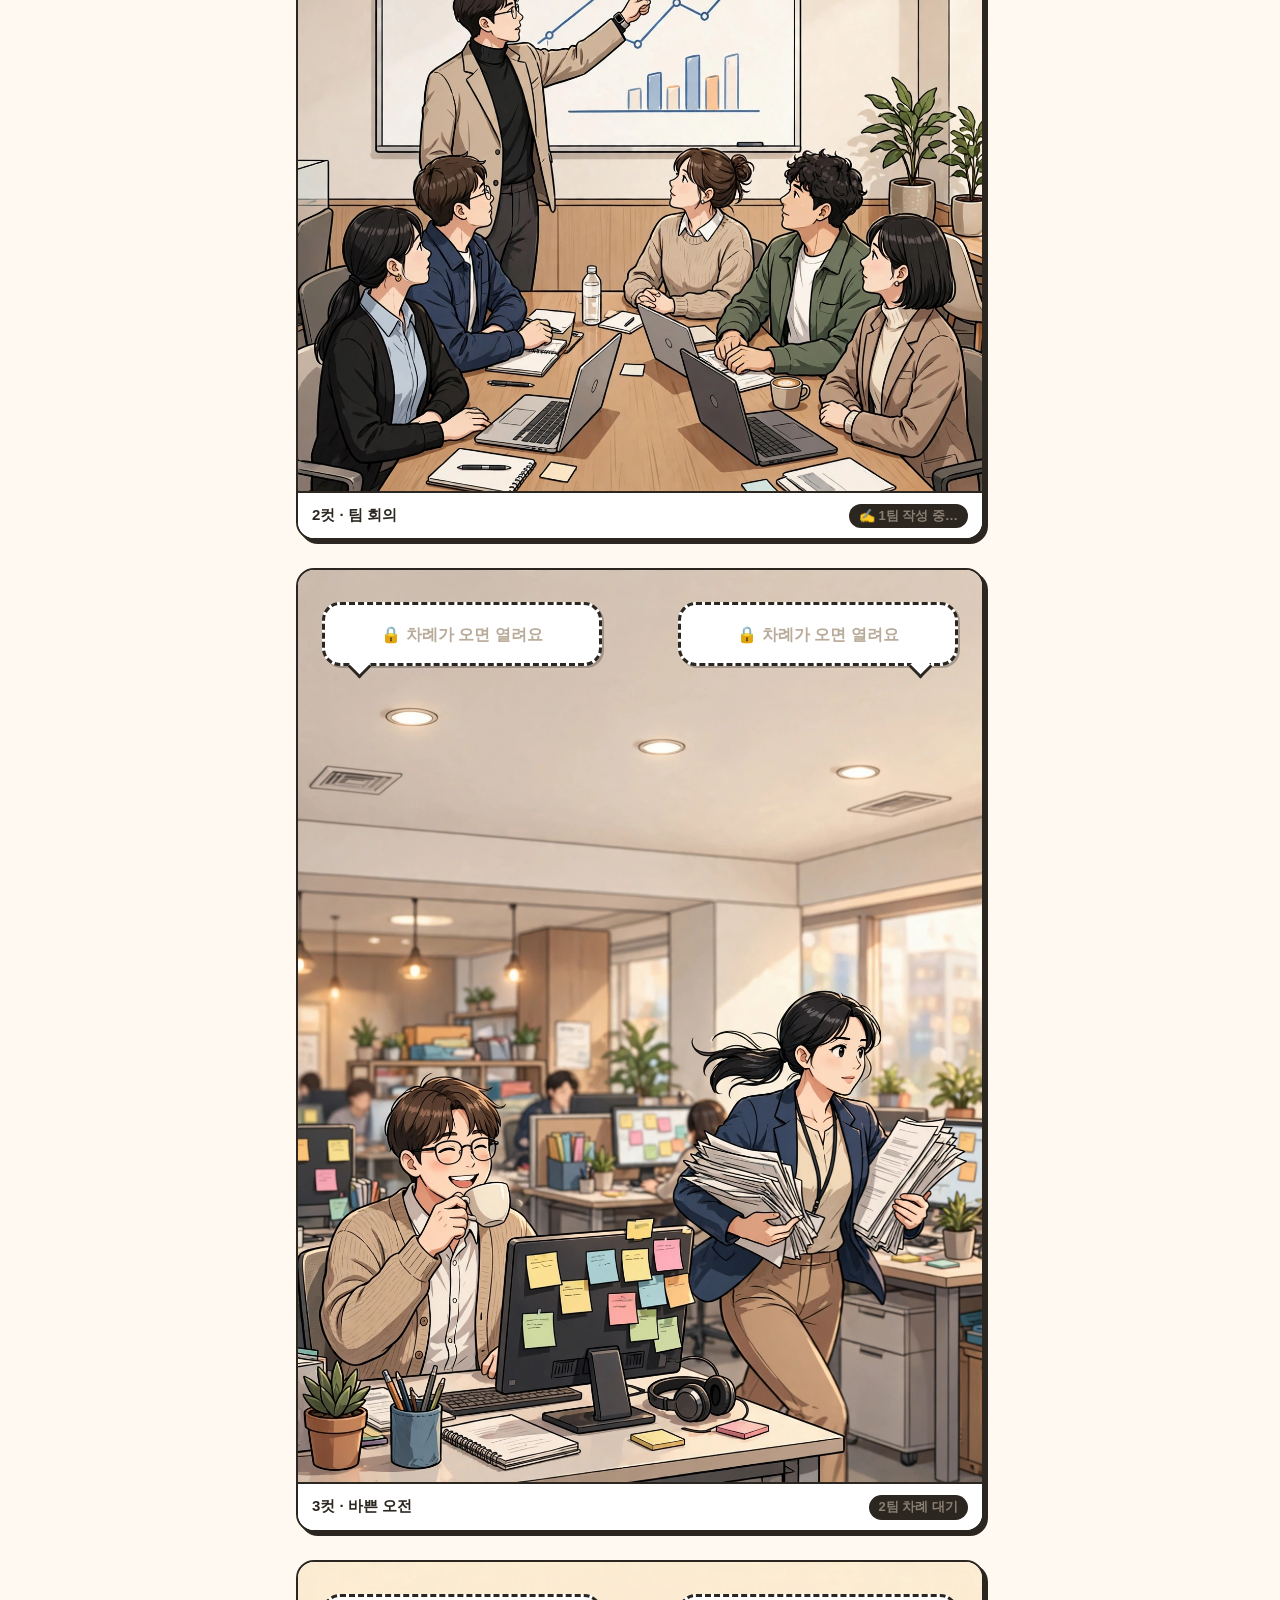
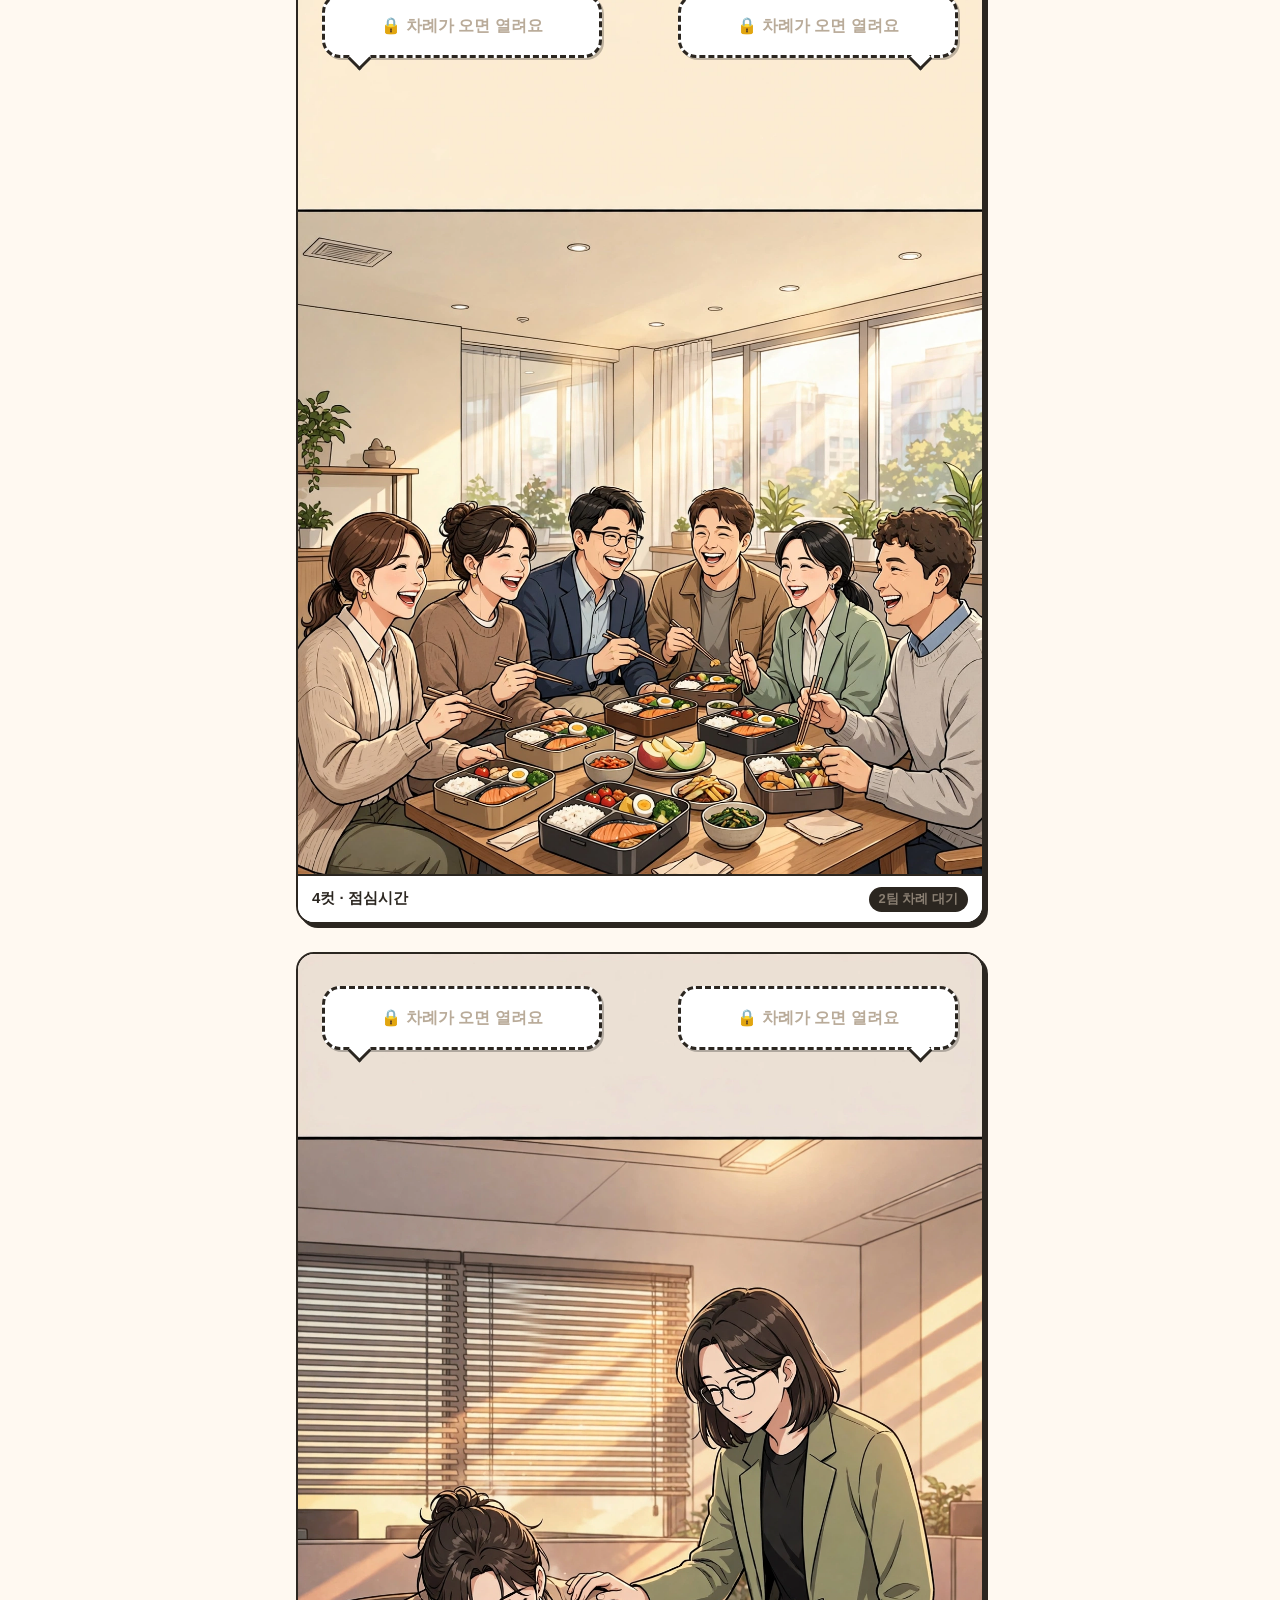
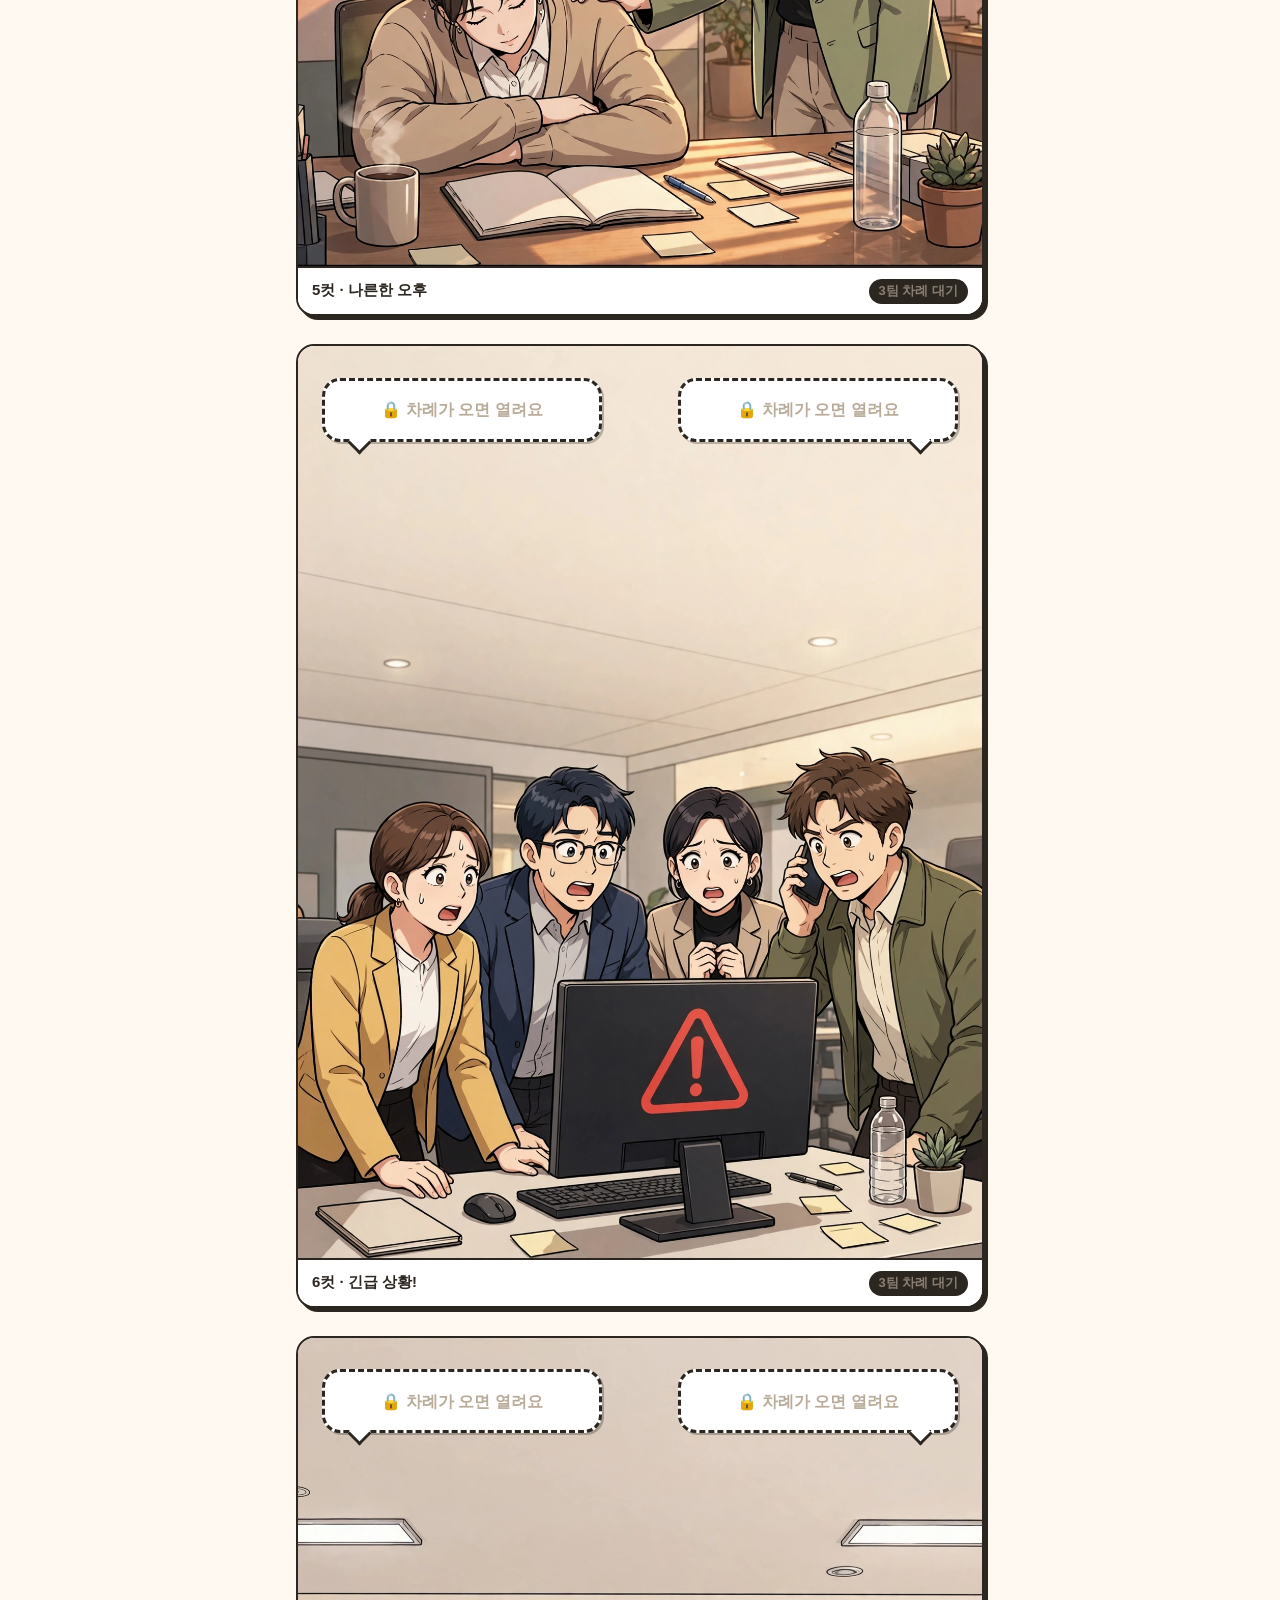
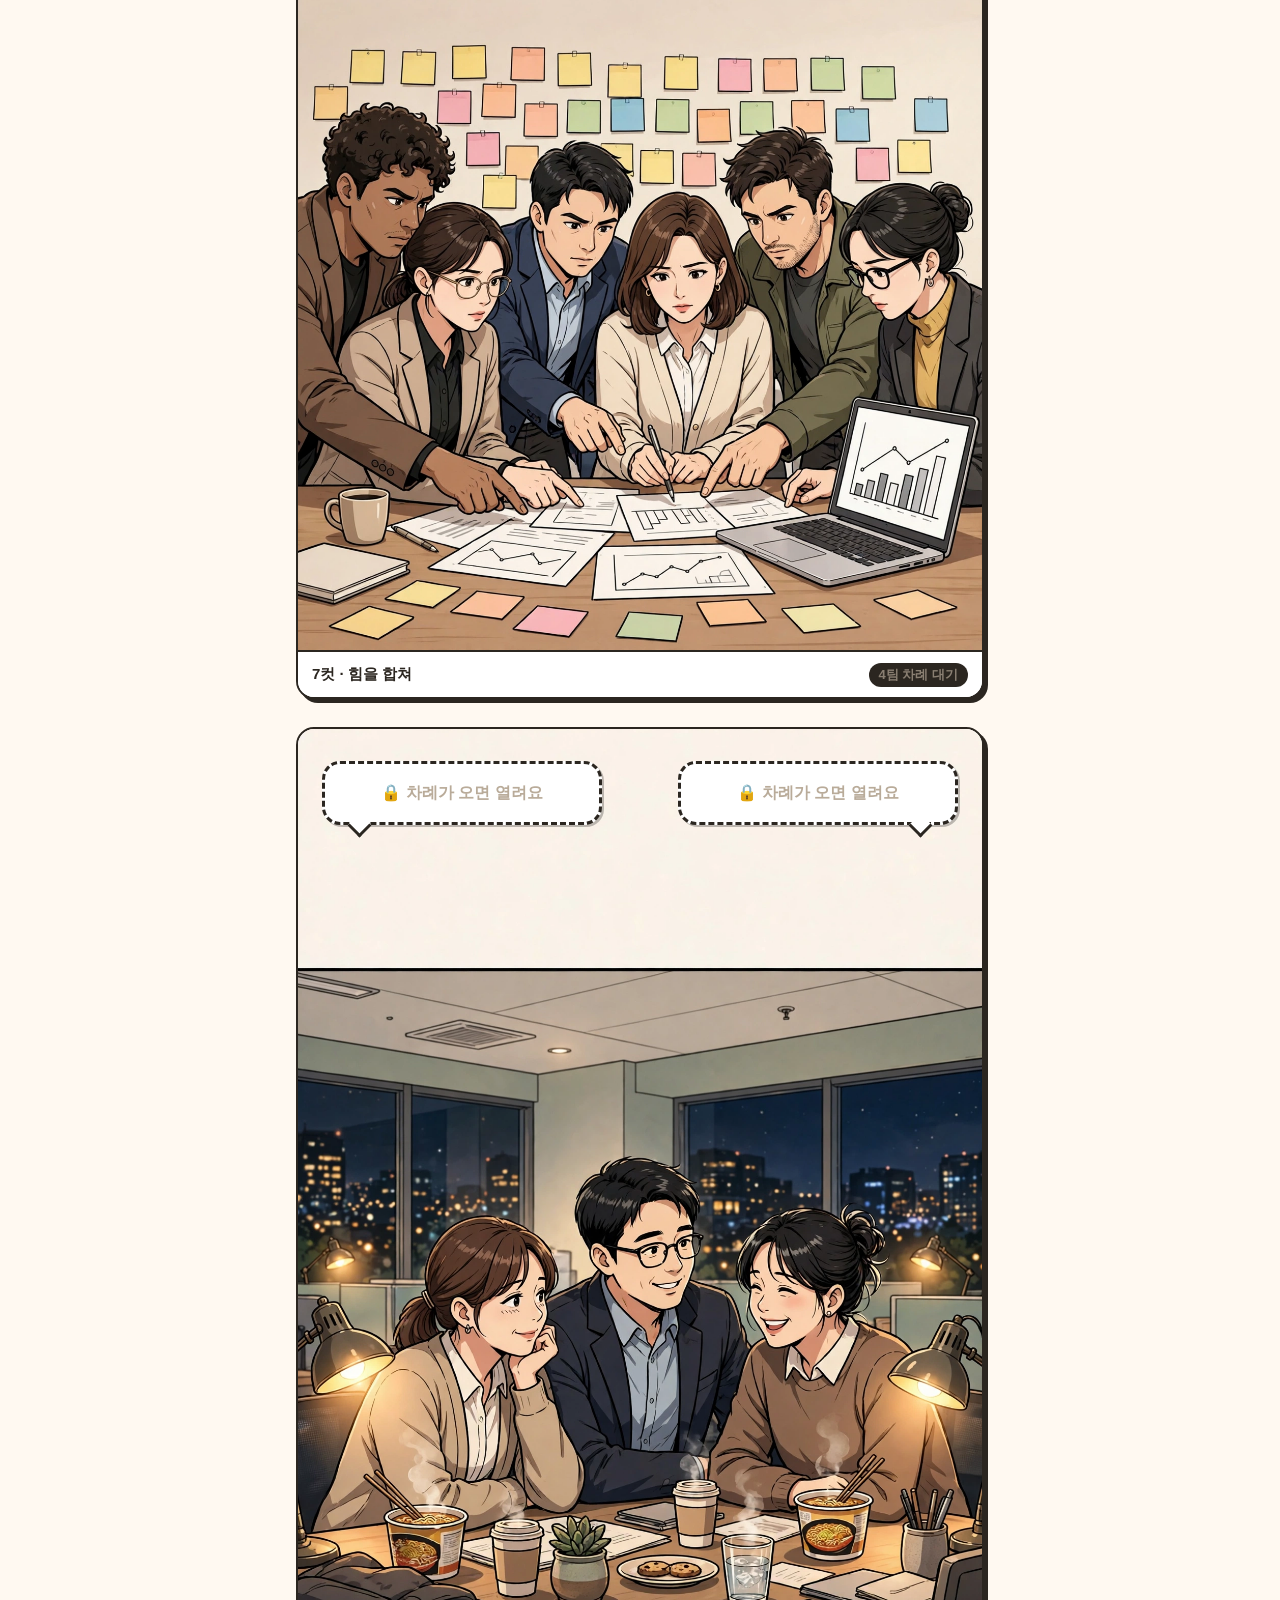
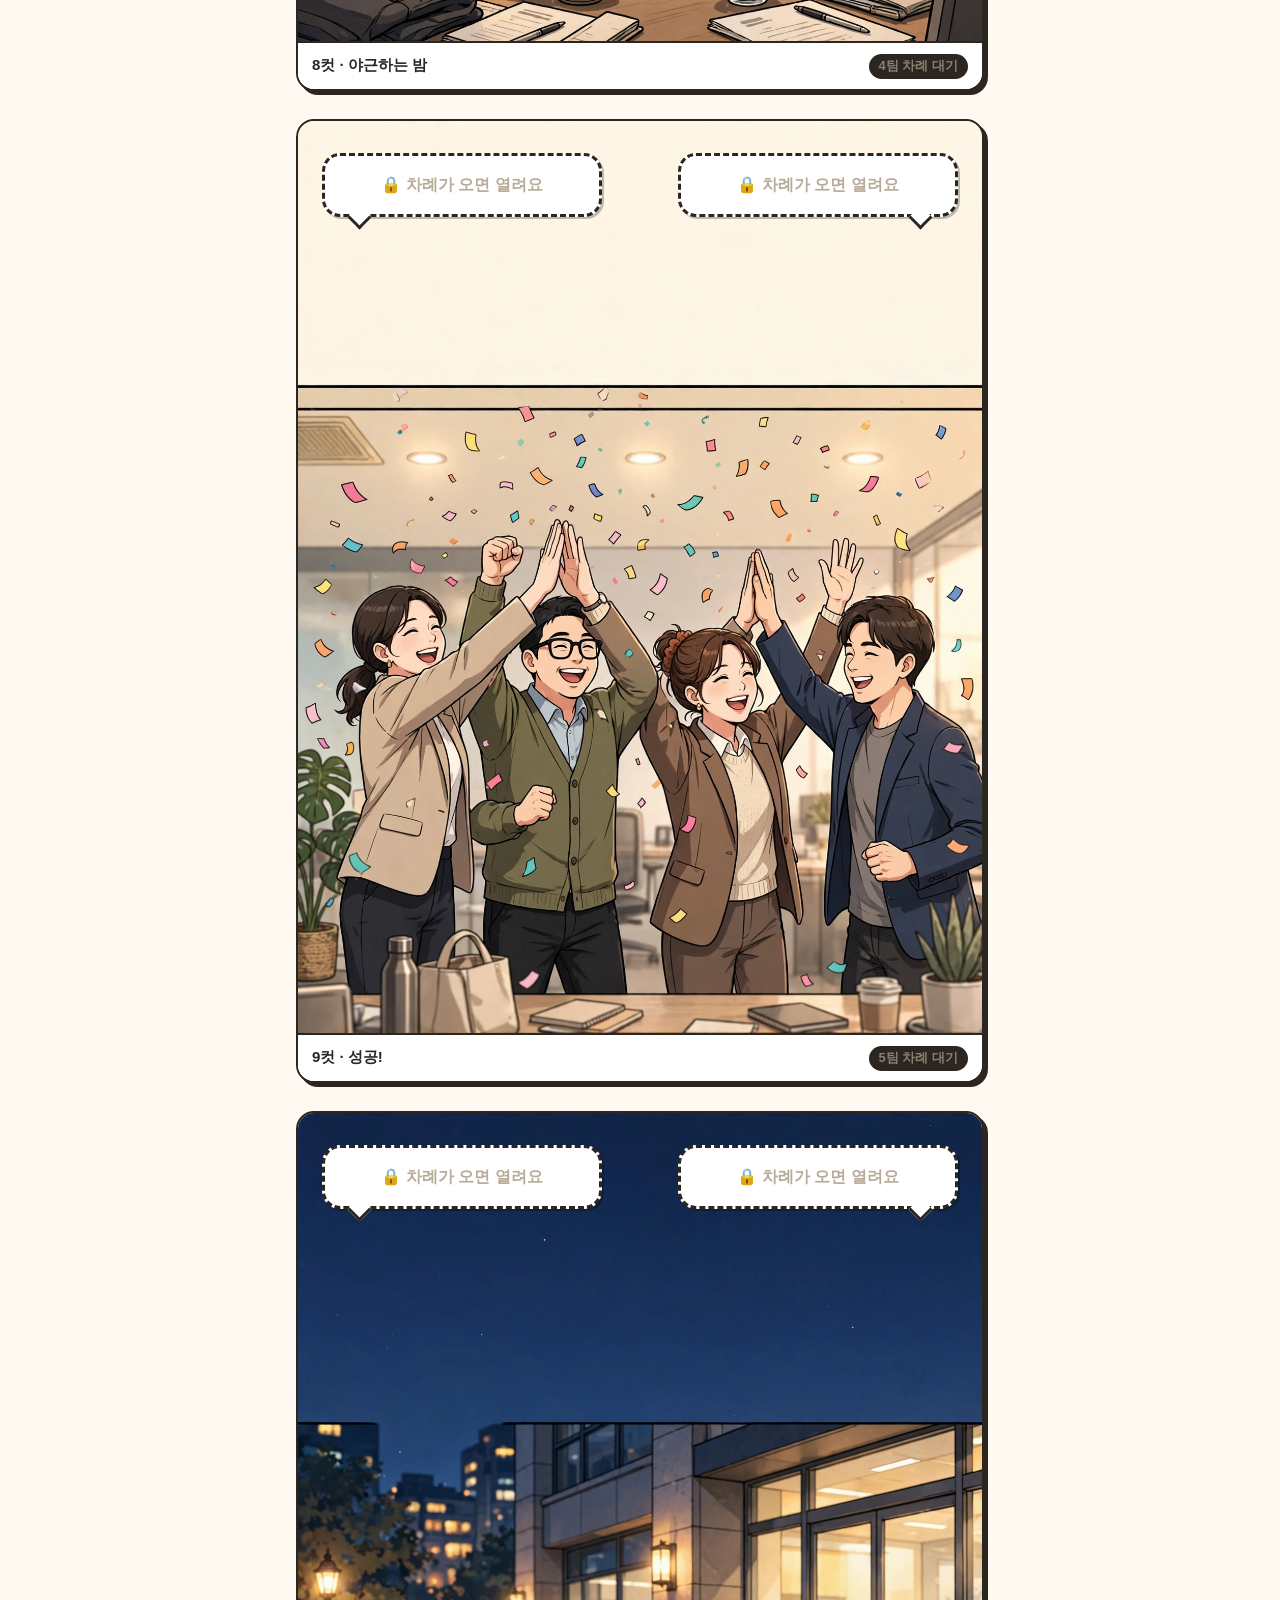
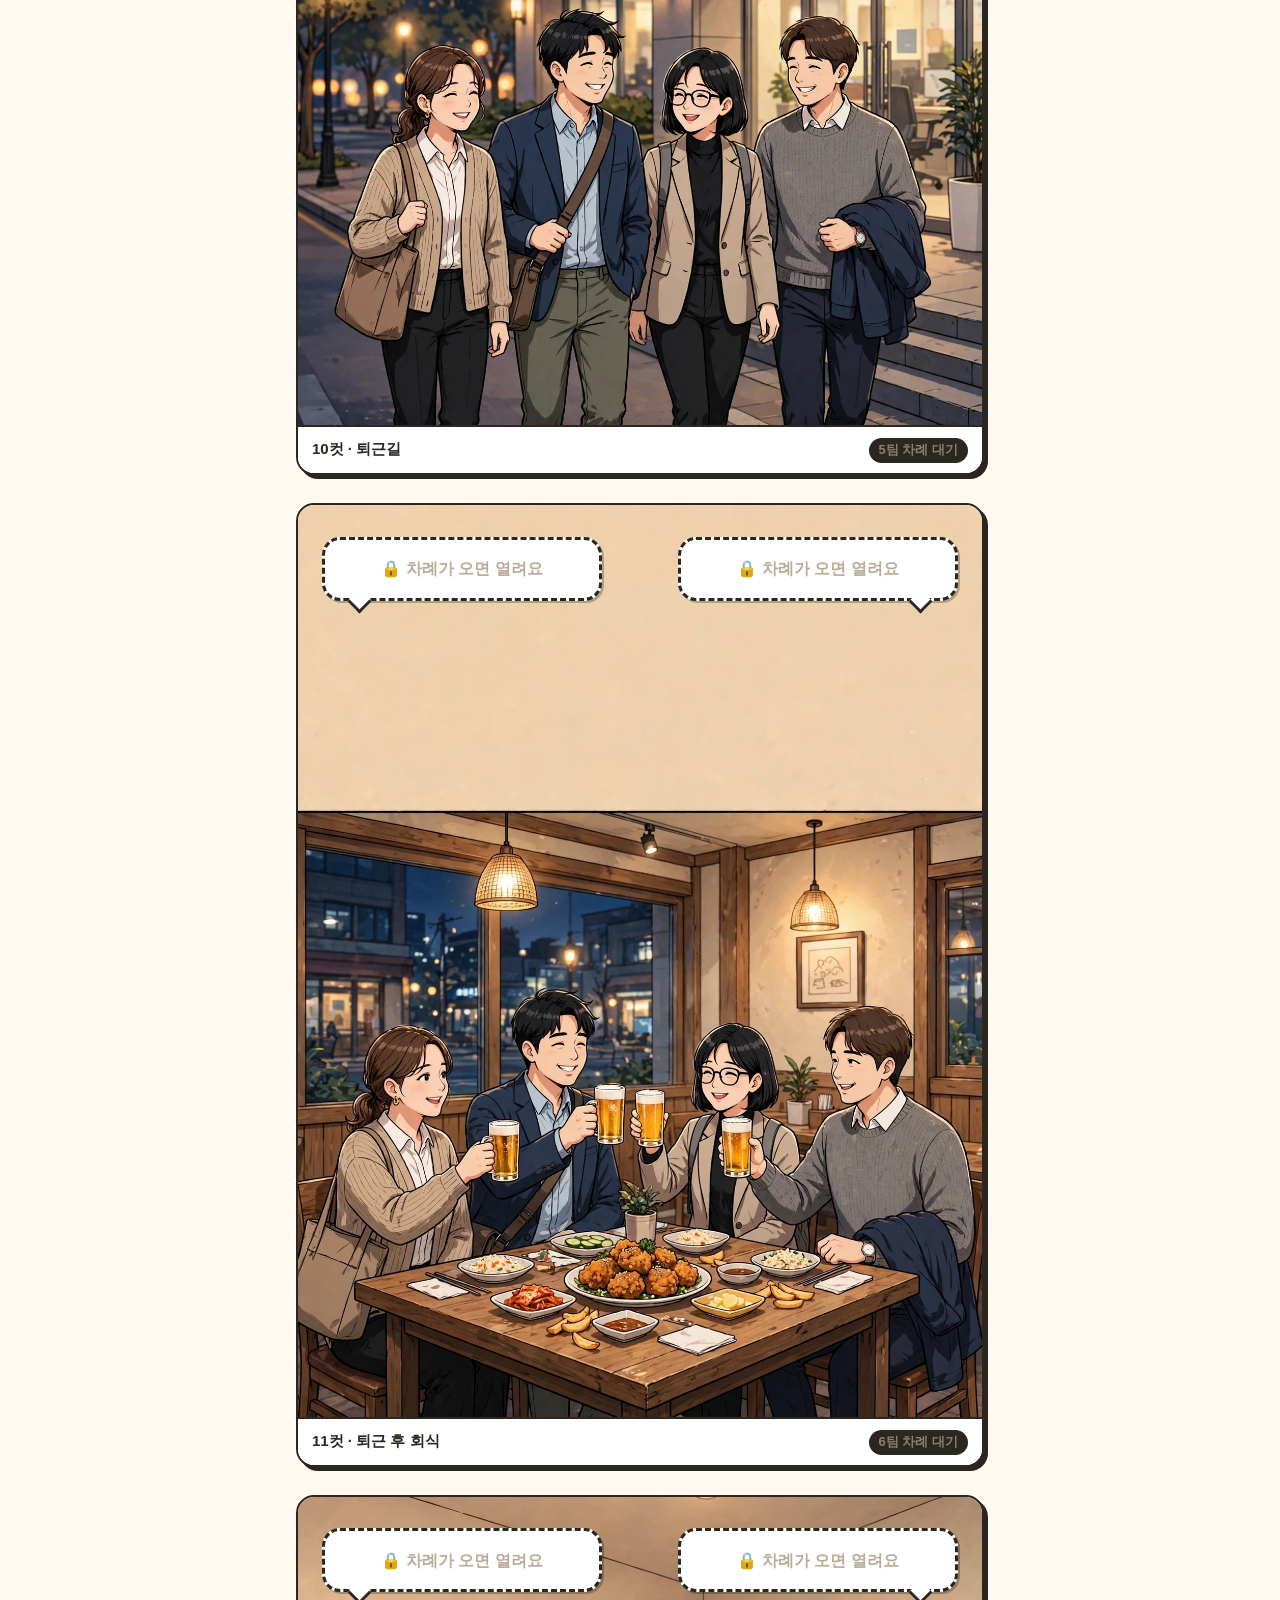
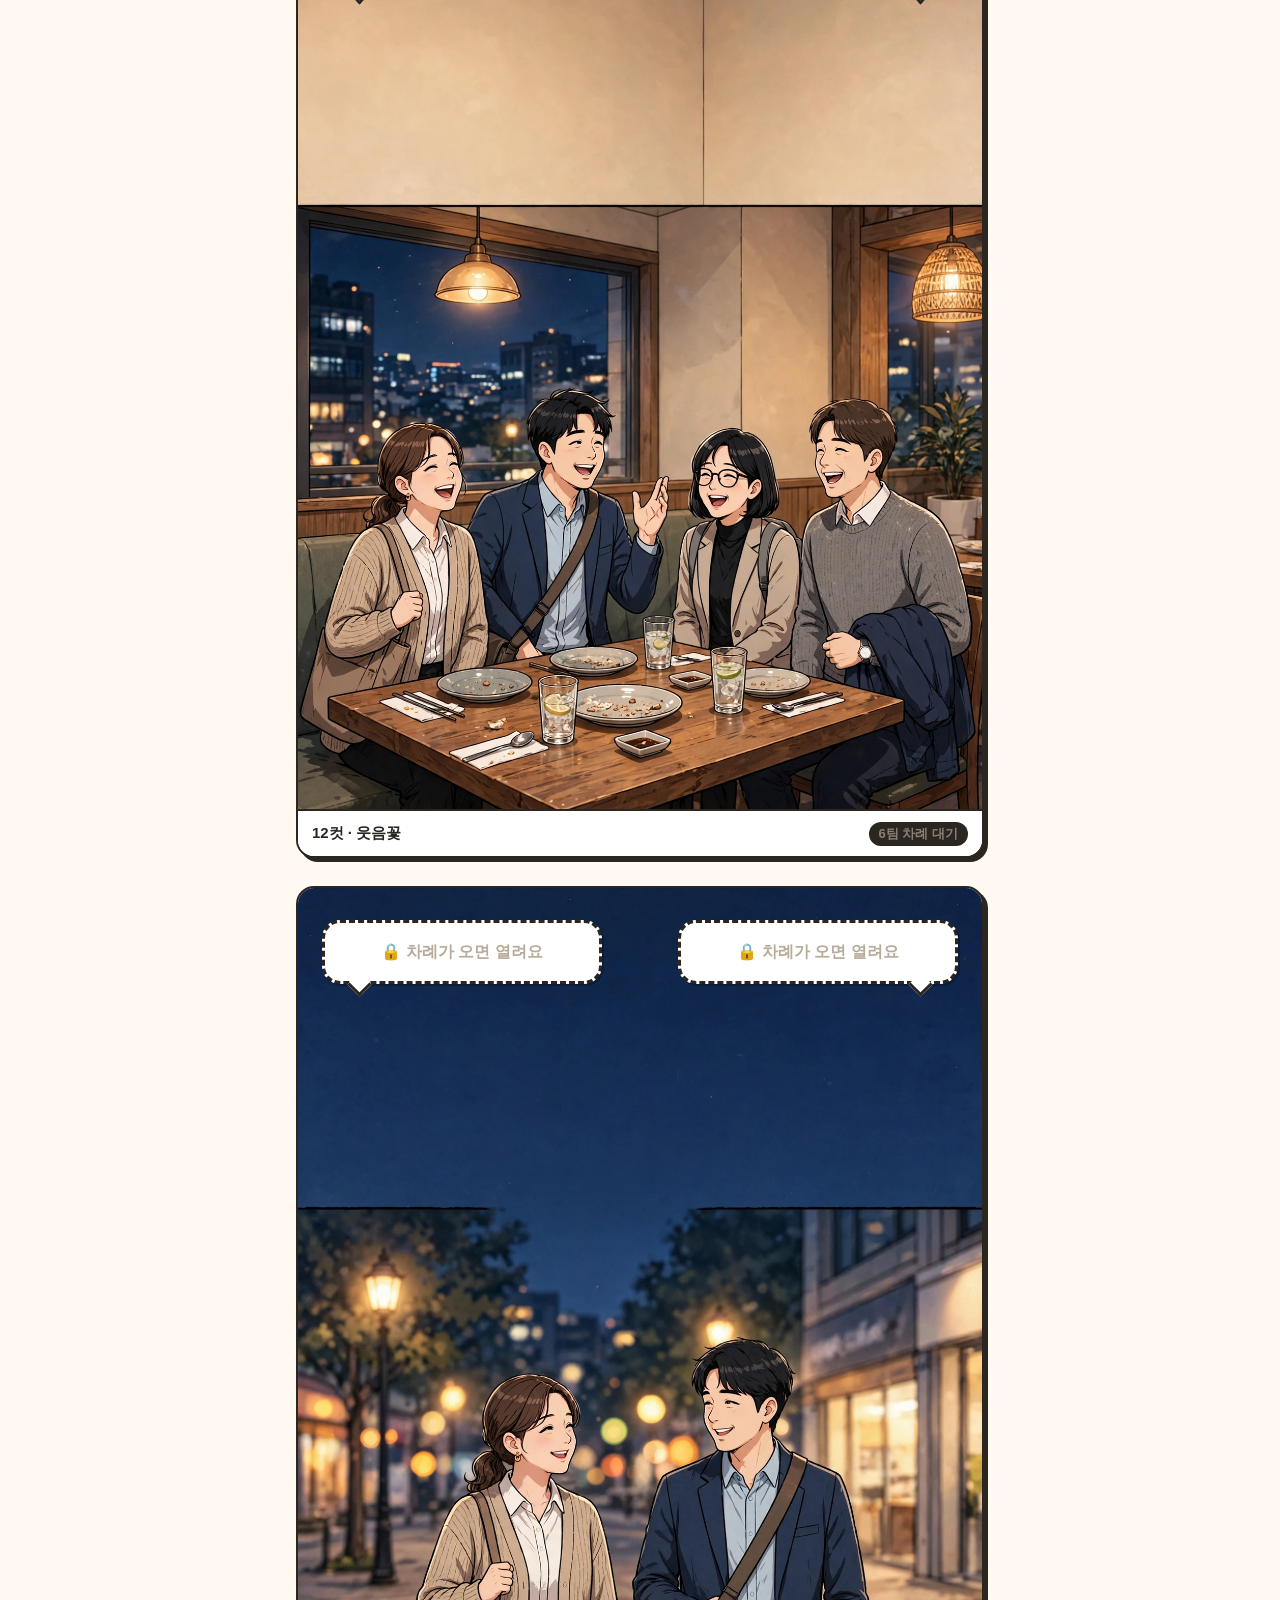
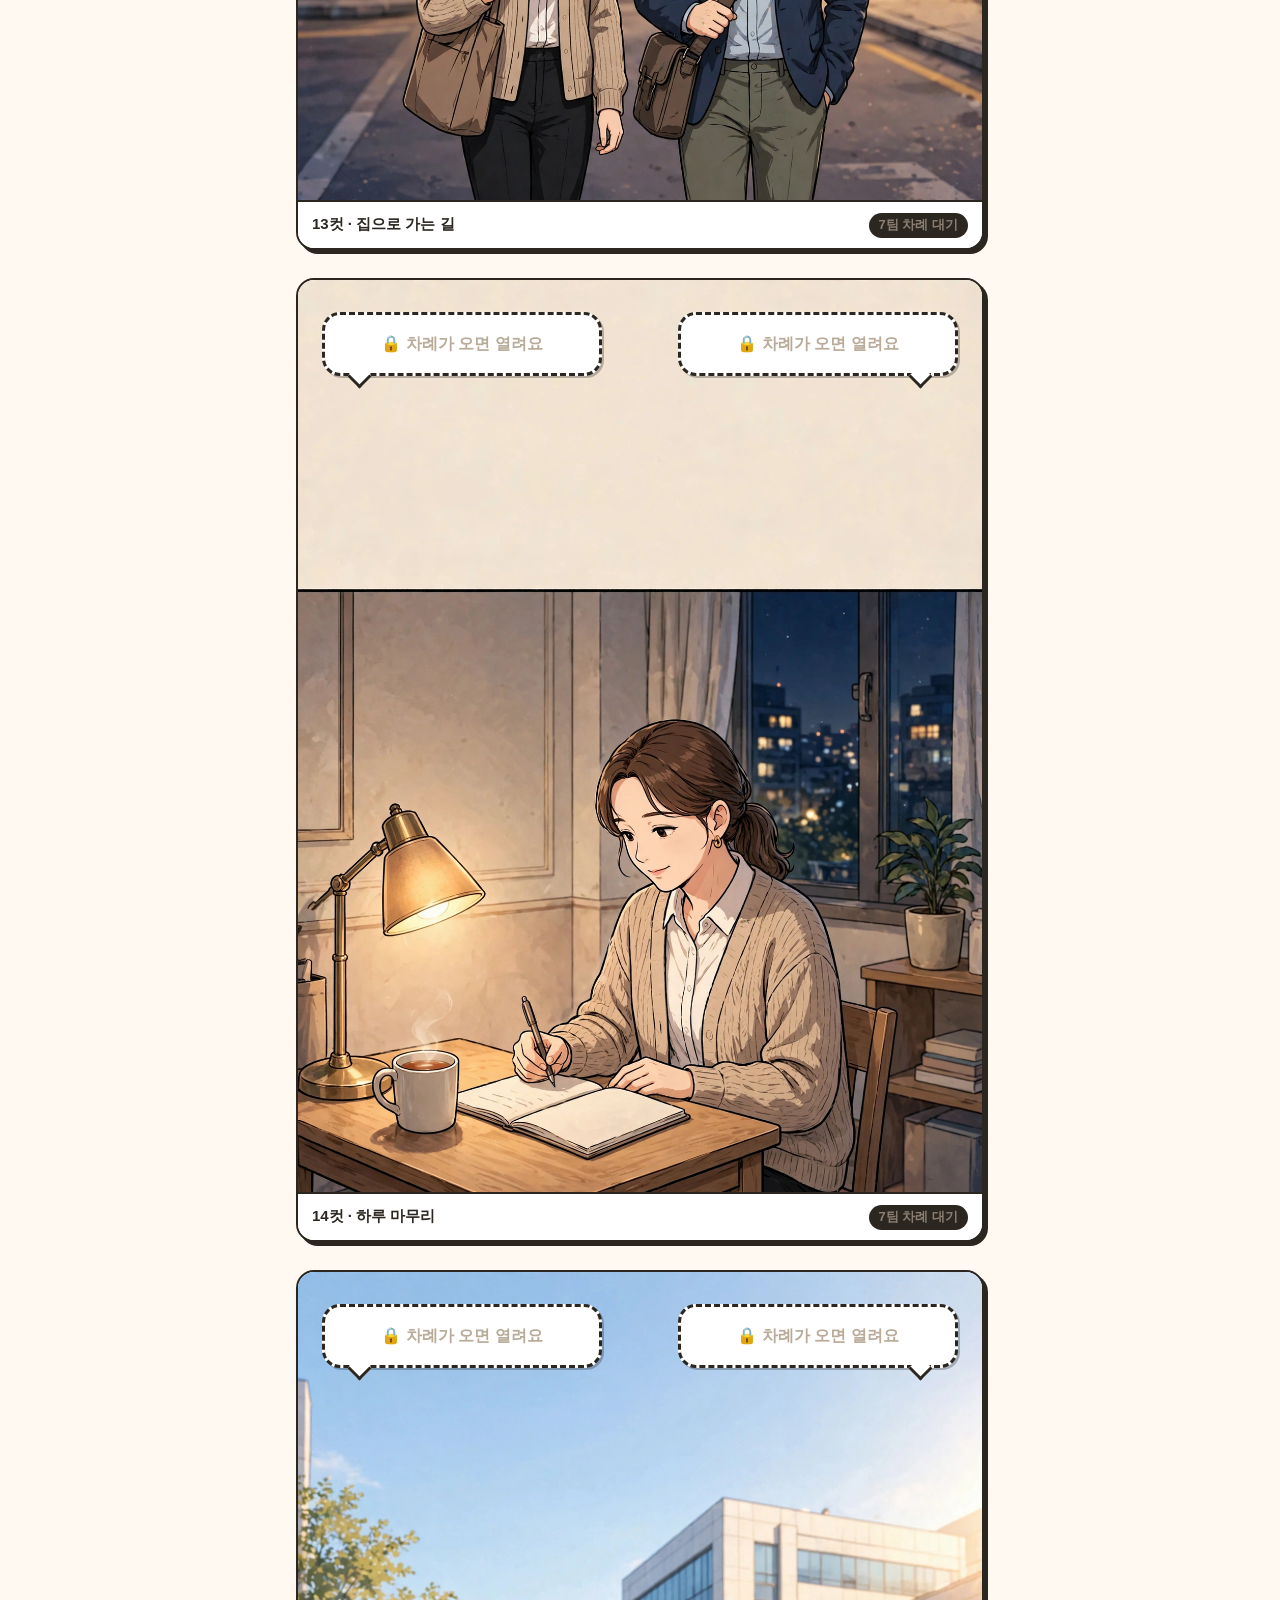
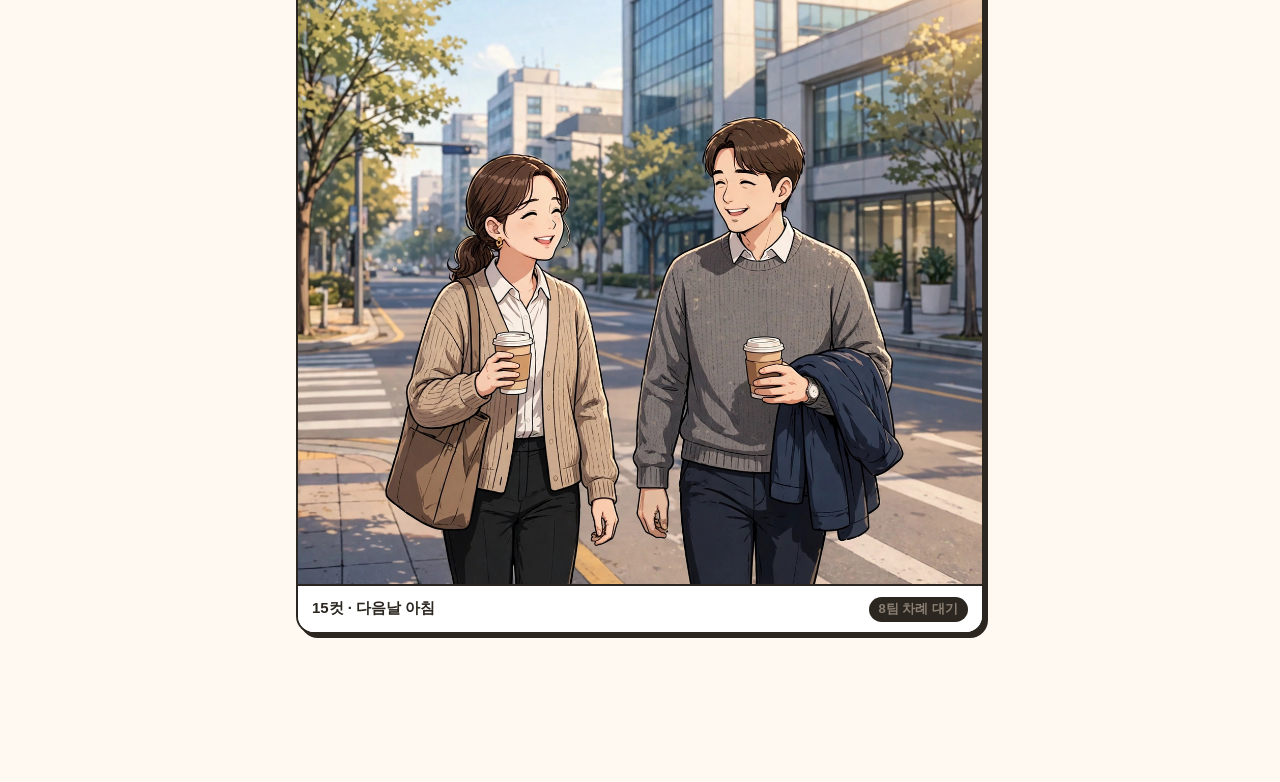
<file: result.html>
<!DOCTYPE html>
<html lang="ko">
<head>
<meta charset="UTF-8">
<meta name="viewport" content="width=device-width, initial-scale=1.0, viewport-fit=cover">
<title>릴레이 결과 📖</title>
<link rel="stylesheet" href="style.css">
<script src="common.js"></script>
</head>
<body>
<div class="topbar">
  <a href="index.html">‹ 홈</a>
  <span class="logo">📖 릴레이 결과</span>
  <span class="spacer"></span>
  <a href="#" onclick="window.print();return false;" class="no-print">🖨️ 인쇄</a>
</div>
<div class="wrap">
  <div id="relayBanner"></div>
  <div id="panels"><p class="note center">불러오는 중…</p></div>
</div>
<script>
let N = 8, PC = PANELS.length;
const data = {};
function key(p, b) { return p + '_' + b; }

(async function () {
  N = await getTeamCount();
  PC = await getPanelCount();
  const wrap = document.getElementById('panels');
  let st;
  try {
    st = await getRelayState(N, PC);
    const m = await getRelayBubbles();
    Object.assign(data, m);
  } catch (e) { wrap.innerHTML = '<p class="note center">불러오기에 실패했어요. 다시 시도해주세요.</p>'; return; }
  document.getElementById('relayBanner').innerHTML = st.complete
    ? '<div class="turn-banner done">🎉 릴레이 완성! ' + PC + '컷 모두 이어졌어요.</div>'
    : '<div class="turn-banner wait">🏃 릴레이 진행 중 — ' + st.doneCount + '/' + PC + '컷 완성 · 지금은 ' + st.currentTeam + '팀 차례 (' + chunkLabel(st.currentTeam, N, PC) + ')</div>';
  wrap.innerHTML = '<h2 class="sec center" style="margin-top:0">🎬 우리 모두의 릴레이 웹툰</h2>';
  for (let p = 0; p < PC; p++) {
    const author = relayAuthor(p, N, PC);
    const inCur = !!(st.currentChunk && p >= st.currentChunk.start && p <= st.currentChunk.end);
    let badge;
    if (st.done[p]) badge = '✍️ ' + author + '팀';
    else if (inCur) badge = '✍️ ' + author + '팀 작성 중…';
    else badge = author + '팀 차례 대기';
    const locked = !st.done[p] && !inCur;
    const tmp = document.createElement('div');
    tmp.innerHTML = panelFigure(p, (b) => bubbleHTML((data[key(p, b)] || '').trim(), false, p, b, locked ? '🔒 차례가 오면 열려요' : null), badge);
    wrap.appendChild(tmp.firstChild);
  }
})();

// 초기화를 알아채면 새로고침해서 빈 상태로 (읽기 전용 페이지라 다시 그리는 대신 새로고침)
let resetEpoch = null;
setInterval(async () => {
  const ep = await getResetEpoch();
  if (ep === null) return;
  if (resetEpoch === null) { resetEpoch = ep; return; }
  if (ep !== resetEpoch) location.reload();
}, 5000);
</script>
</body>
</html>
</file>
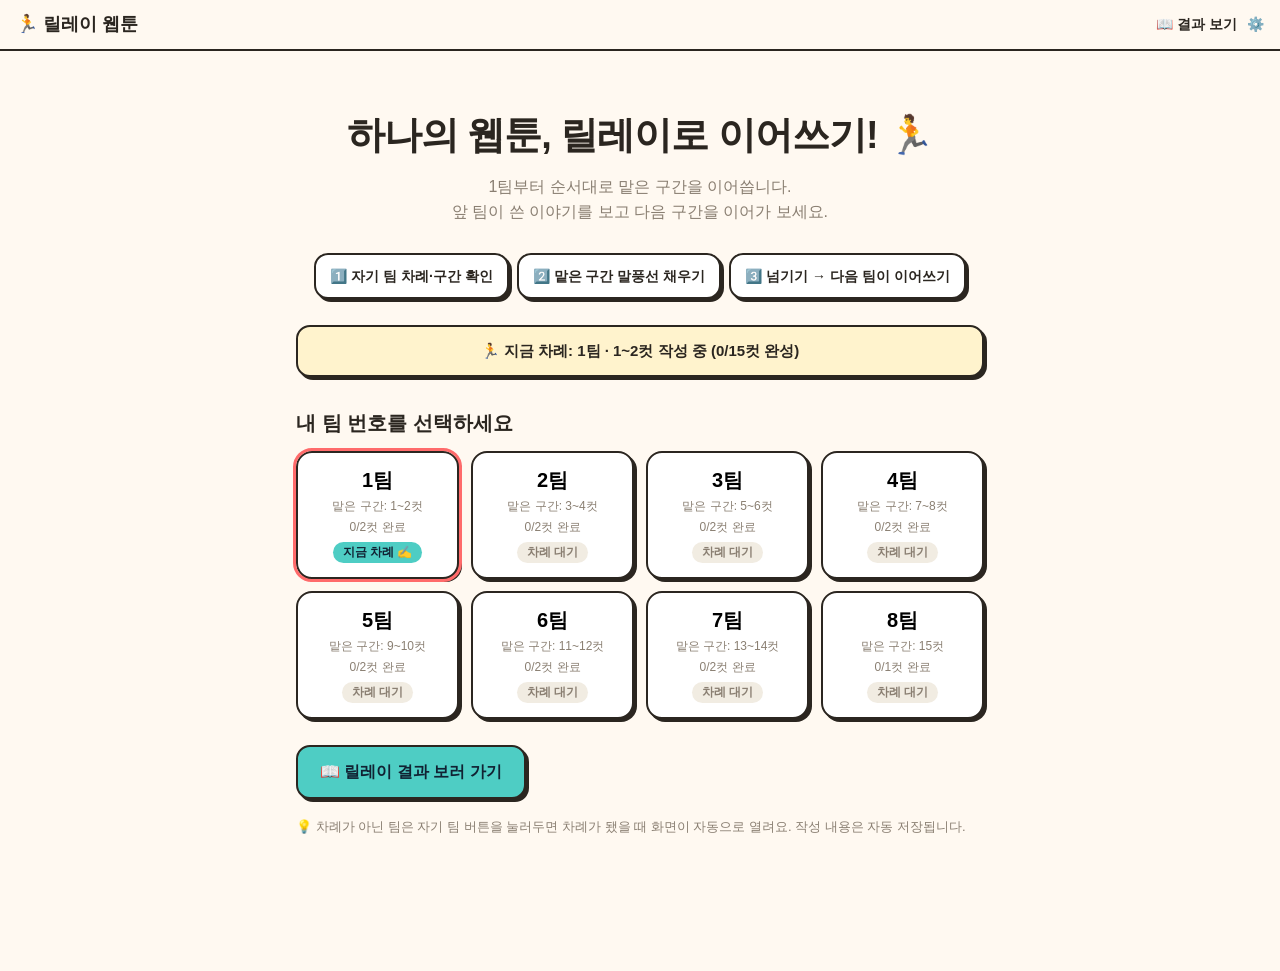
<file: write.html>
<!DOCTYPE html>
<html lang="ko">
<head>
<meta charset="UTF-8">
<meta name="viewport" content="width=device-width, initial-scale=1.0, viewport-fit=cover">
<title>릴레이 이어쓰기 ✏️</title>
<link rel="stylesheet" href="style.css">
<script src="common.js"></script>
</head>
<body>
<div class="topbar">
  <a href="index.html">‹ 팀 선택</a>
  <span class="logo" id="teamTitle">🏃 릴레이 이어쓰기</span>
  <span class="spacer"></span>
  <span class="savestate" id="saveState"></span>
</div>
<div class="wrap">
  <div id="turnBanner"></div>
  <p id="notice" class="notice" hidden></p>
  <div id="panels"><p class="note center">불러오는 중…</p></div>
</div>
<div class="savebar">
  <div class="prog">
    <div class="ptxt" id="progTxt">완성 0컷</div>
    <div class="pbar"><i id="progBar" style="width:0%"></i></div>
  </div>
  <button class="btn" id="submitBtn">다음 팀에게 넘기기 ➡️</button>
</div>
<script>
const team = parseInt(new URLSearchParams(location.search).get('team') || '0', 10);
if (!team || team < 1) location.href = 'index.html';

const data = {}; // "p_b" -> text
const timers = {}; // 칸별 디바운스 타이머 (공용 1개면 다른 칸 입력이 저장을 취소해버림)
const saveState = document.getElementById('saveState');
let N = 8, PC = PANELS.length;
let relay = null, lastSig = '', lastEpoch = 0;

function key(p, b) { return p + '_' + b; }
function myChunk() { return teamChunk(team, N, PC); }
function isMyTurn() { return !!(relay && !relay.complete && relay.currentTeam === team); }
function sigOf(st) { return N + '|' + PC + '|' + st.done.join('') + '|' + st.currentPanel; }
function scrollToMyChunk() { // 자기 구간의 첫 컷이 화면 바로 위에 오게
  const ch = myChunk();
  if (!ch) return;
  const fig = document.getElementById('panel-' + ch.start);
  if (fig) fig.scrollIntoView({ behavior: 'auto', block: 'start' });
}

function updateProg() {
  const c = relay ? relay.doneCount : 0;
  let cur = '';
  if (relay && !relay.complete && relay.currentChunk) {
    const ch = relay.currentChunk;
    let f = 0;
    for (let p = ch.start; p <= ch.end; p++) for (let b = 0; b < 2; b++) if ((data[key(p, b)] || '').trim()) f++;
    cur = ' · 이 차례 ' + f + '/' + (ch.size * 2) + '개';
  }
  document.getElementById('progTxt').textContent = '완성 ' + c + '/' + PC + '컷' + cur;
  document.getElementById('progBar').style.width = Math.round(c / PC * 100) + '%';
}

async function doSave(p, b, text) {
  try {
    await api('webtoon_bubbles', {
      method: 'POST',
      headers: Object.assign({}, H, { 'Prefer': 'resolution=merge-duplicates,return=representation' }),
      body: JSON.stringify({ team_no: RELAY_TEAM, panel_idx: p, bubble_idx: b, text: text })
    });
    saveState.textContent = '저장됨 ✓';
  } catch (e) { saveState.textContent = '저장 실패 ⚠️'; }
}
function queueSave(p, b, text) {
  const k = key(p, b);
  data[k] = text;
  document.getElementById('notice').hidden = true; // 입력이 시작되면 오래된 안내 문구를 치움
  updateProg();
  saveState.textContent = '저장 중…';
  clearTimeout(timers[k]);
  timers[k] = setTimeout(() => doSave(p, b, text), 700);
}
function flushSave(p, b) { // 포커스가 벗어나면 대기 중인 저장을 즉시 실행
  const k = key(p, b);
  if (timers[k]) { clearTimeout(timers[k]); delete timers[k]; doSave(p, b, data[k] || ''); }
}
function flushAll() {
  Object.keys(timers).forEach(k => {
    clearTimeout(timers[k]);
    const parts = k.split('_');
    doSave(+parts[0], +parts[1], data[k] || '');
    delete timers[k];
  });
}

async function loadRelay() {
  relay = await getRelayState(N, PC);
  const m = await getRelayBubbles();
  Object.keys(data).forEach(k => delete data[k]);
  Object.assign(data, m);
  renderRelay();
}

function renderRelay() {
  lastSig = sigOf(relay);
  const banner = document.getElementById('turnBanner');
  const wrap = document.getElementById('panels');
  const btn = document.getElementById('submitBtn');
  const noChunk = !myChunk();
  if (relay.complete) {
    banner.innerHTML = '<div class="turn-banner done">🎉 릴레이 완성! ' + PC + '컷 모두 이어졌어요.</div>';
  } else if (isMyTurn()) {
    banner.innerHTML = '<div class="turn-banner now">✍️ 우리 팀 차례예요! <b>' + chunkLabel(team, N, PC) + '</b>의 말풍선을 채워주세요. 앞 컷 이야기를 보고 이어가면 돼요.</div>';
  } else if (noChunk) {
    banner.innerHTML = '<div class="turn-banner wait">⏳ 우리 팀은 맡은 구간이 없어요. 지금은 <b>' + relay.currentTeam + '팀</b> 차례예요 (' + chunkLabel(relay.currentTeam, N, PC) + ' 작성 중).</div>';
  } else {
    banner.innerHTML = '<div class="turn-banner wait">⏳ 지금은 <b>' + relay.currentTeam + '팀</b> 차례예요 (' + chunkLabel(relay.currentTeam, N, PC) + ' 작성 중). 우리 팀 차례가 되면 이 화면이 자동으로 열려요.</div>';
  }
  wrap.innerHTML = '';
  for (let p = 0; p < PC; p++) {
    const author = relayAuthor(p, N, PC);
    const inCur = !!(relay.currentChunk && p >= relay.currentChunk.start && p <= relay.currentChunk.end);
    const editable = isMyTurn() && inCur;
    const locked = !relay.done[p] && !inCur;
    let badge;
    if (relay.done[p]) badge = '✍️ ' + author + '팀';
    else if (inCur) badge = isMyTurn() ? '✍️ 우리 팀 작성 중' : '✍️ ' + author + '팀 작성 중…';
    else badge = author + '팀 차례 대기';
    const tmp = document.createElement('div');
    tmp.innerHTML = panelFigure(p, (b) => bubbleHTML(data[key(p, b)] || '', editable, p, b, locked ? '🔒 차례가 오면 열려요' : null), badge);
    const fig = tmp.firstChild;
    if (inCur) fig.classList.add('now');
    if (editable) {
      fig.querySelectorAll('textarea').forEach(ta => {
        ta.addEventListener('input', () => queueSave(+ta.dataset.p, +ta.dataset.b, ta.value));
        ta.addEventListener('blur', () => flushSave(+ta.dataset.p, +ta.dataset.b));
      });
    }
    wrap.appendChild(fig);
  }
  updateProg();
  armSubmit = false;
  btn.disabled = false;
  btn.classList.remove('teal');
  if (relay.complete) { btn.textContent = '결과 보기 📖'; }
  else if (isMyTurn()) { btn.textContent = '다음 팀에게 넘기기 ➡️'; }
  else if (noChunk) { btn.textContent = '차례 없음'; btn.disabled = true; }
  else { btn.textContent = '차례 대기 중…'; btn.disabled = true; }
}

async function pollRelay() {
  try {
    const n2 = await getTeamCount();
    const pc2 = await getPanelCount();
    if (team > n2) { location.href = 'index.html'; return; }
    const ep = await getResetEpoch();
    const st = await getRelayState(n2, pc2);
    const sig2 = n2 + '|' + pc2 + '|' + st.done.join('') + '|' + st.currentPanel;
    if (ep !== null && ep !== lastEpoch) { // 관리자가 초기화함: 저장하지 않고 로컬 초안을 버리고 서버 상태로 다시 그림
      lastEpoch = ep;
      Object.keys(timers).forEach(k => { clearTimeout(timers[k]); delete timers[k]; });
      N = n2; PC = pc2; relay = st;
      const m = await getRelayBubbles();
      Object.keys(data).forEach(k => delete data[k]);
      Object.assign(data, m);
      document.getElementById('notice').hidden = true;
      saveState.textContent = '';
      renderRelay();
      if (isMyTurn()) scrollToMyChunk();
      return;
    }
    if (sig2 !== lastSig) { // 차례·설정이 바뀐 경우에만 다시 그림 (입력 중 화면이 흔들리지 않게)
      flushAll();
      const wasMine = isMyTurn();
      N = n2; PC = pc2; relay = st;
      const m = await getRelayBubbles();
      Object.keys(data).forEach(k => delete data[k]);
      Object.assign(data, m);
      renderRelay();
      if (!wasMine && isMyTurn()) scrollToMyChunk(); // 차례가 오면 자기 구간으로 바로 이동
    }
  } catch (e) { /* 다음 폴링에서 다시 시도 */ }
}

(async function init() {
  N = await getTeamCount();
  PC = await getPanelCount();
  if (team > N) { location.href = 'index.html'; return; }
  document.getElementById('teamTitle').textContent = '🏃 ' + team + '팀 릴레이 이어쓰기';
  await loadRelay();
  lastEpoch = (await getResetEpoch()) || 0;
  scrollToMyChunk(); // 들어가자마자 자기 구간이 바로 보이게
  setInterval(pollRelay, 3000);
})();

// 두 단계 확인 넘기기 (모바일/자동화 브라우저에서 confirm()이 불안정해서 인라인 확인)
let armSubmit = false, armTimer = null;
document.getElementById('submitBtn').addEventListener('click', async function () {
  const btn = this;
  if (relay.complete) { location.href = 'result.html'; return; }
  if (!isMyTurn()) return;
  const ch = myChunk();
  let filled = 0, firstEmpty = -1;
  for (let p = ch.start; p <= ch.end; p++) {
    for (let b = 0; b < 2; b++) {
      if ((data[key(p, b)] || '').trim()) filled++;
      else if (firstEmpty < 0) firstEmpty = p;
    }
  }
  const total = ch.size * 2;
  if (filled < total) {
    const notice = document.getElementById('notice');
    notice.textContent = '맡은 구간의 말풍선을 다 채워주세요 🙂 (지금 ' + filled + '/' + total + '개)';
    notice.hidden = false;
    const fig = document.getElementById('panel-' + firstEmpty);
    if (fig) fig.scrollIntoView({ behavior: 'smooth', block: 'center' });
    return;
  }
  document.getElementById('notice').hidden = true;
  if (!armSubmit) {
    armSubmit = true;
    btn.textContent = '정말 넘길까요? 다시 눌러주세요';
    btn.classList.add('teal');
    clearTimeout(armTimer);
    armTimer = setTimeout(() => { armSubmit = false; btn.textContent = '다음 팀에게 넘기기 ➡️'; btn.classList.remove('teal'); }, 8000);
    return;
  }
  clearTimeout(armTimer);
  btn.disabled = true; btn.textContent = '넘기는 중…';
  flushAll();
  try {
    const jobs = [];
    for (let p = ch.start; p <= ch.end; p++) {
      jobs.push(api('webtoon_teams', {
        method: 'POST',
        headers: Object.assign({}, H, { 'Prefer': 'resolution=merge-duplicates,return=representation' }),
        body: JSON.stringify({ team_no: MARKER_BASE + p, submitted: true })
      }));
    }
    await Promise.all(jobs);
    location.href = 'index.html';
  } catch (e) {
    alert('넘기기에 실패했어요. 다시 시도해주세요.');
    btn.disabled = false; btn.textContent = '다음 팀에게 넘기기 ➡️'; armSubmit = false;
  }
});
</script>
</body>
</html>
</file>
<file: style.css>
:root {
  --bg: #FFF9F1; --ink: #2b2620; --muted: #8a7f72;
  --accent: #ff6b6b; --accent2: #4ecdc4; --card: #ffffff;
  --line: #2b2620;
}
* { box-sizing: border-box; }
body {
  margin: 0; background: var(--bg); color: var(--ink);
  font-family: -apple-system, BlinkMacSystemFont, "Apple SD Gothic Neo", "Noto Sans KR", "Malgun Gothic", sans-serif;
  line-height: 1.6;
}
.wrap { max-width: 720px; margin: 0 auto; padding: 20px 16px 120px; }
.topbar {
  position: sticky; top: 0; z-index: 20;
  background: rgba(255,249,241,.96); backdrop-filter: blur(6px);
  border-bottom: 2px solid var(--ink);
  padding: 10px 16px; display: flex; align-items: center; gap: 10px;
}
.topbar .logo { font-weight: 800; font-size: 18px; }
.topbar .spacer { flex: 1; }
.topbar a { color: var(--ink); text-decoration: none; font-weight: 700; font-size: 14px; }
.hero { text-align: center; padding: 34px 8px 10px; }
.hero h1 { font-size: clamp(26px, 6vw, 38px); margin: 0 0 8px; letter-spacing: -1px; }
.hero p { color: var(--muted); margin: 0 0 18px; }
.steps { display: flex; gap: 8px; justify-content: center; margin: 0 0 26px; flex-wrap: wrap; }
.step { background: var(--card); border: 2px solid var(--ink); border-radius: 14px; padding: 10px 14px; font-size: 14px; font-weight: 700; box-shadow: 3px 3px 0 var(--ink); }
h2.sec { font-size: 20px; margin: 30px 0 12px; }
.team-grid { display: grid; grid-template-columns: repeat(auto-fill, minmax(150px, 1fr)); gap: 12px; }
.team-btn {
  background: var(--card); border: 2px solid var(--ink); border-radius: 16px;
  padding: 14px 10px; cursor: pointer; text-align: center;
  box-shadow: 3px 3px 0 var(--ink); transition: transform .08s;
  font-family: inherit;
}
.team-btn:active { transform: translate(2px, 2px); box-shadow: 1px 1px 0 var(--ink); }
.team-btn .t { font-size: 20px; font-weight: 800; }
.team-btn .pbar { height: 8px; background: #eee3d3; border-radius: 99px; margin-top: 8px; overflow: hidden; }
.team-btn .pbar i { display: block; height: 100%; background: var(--accent2); border-radius: 99px; }
.team-btn .pcount { font-size: 12px; color: var(--muted); margin-top: 4px; }
.team-btn .done { display: inline-block; margin-top: 6px; font-size: 12px; font-weight: 800; color: #fff; background: #35a06f; border-radius: 99px; padding: 2px 10px; }
.linkrow { display: flex; gap: 10px; margin-top: 26px; flex-wrap: wrap; }
.btn {
  display: inline-block; border: 2px solid var(--ink); border-radius: 14px;
  background: var(--accent); color: #fff; font-weight: 800; font-size: 16px;
  padding: 12px 22px; cursor: pointer; box-shadow: 3px 3px 0 var(--ink);
  text-decoration: none; font-family: inherit;
}
.btn:active { transform: translate(2px, 2px); box-shadow: 1px 1px 0 var(--ink); }
.btn.ghost { background: var(--card); color: var(--ink); }
.btn.teal { background: var(--accent2); color: #123; }
.btn.big { width: 100%; font-size: 18px; padding: 15px; }

/* 웹툰 패널 */
.panel { margin: 0 0 28px; background: var(--card); border: 2px solid var(--ink); border-radius: 18px; overflow: hidden; box-shadow: 4px 4px 0 var(--ink); scroll-margin-top: 60px; }
.panel .art { position: relative; }
.panel .art img { display: block; width: 100%; height: auto; aspect-ratio: 3 / 4; }
.panel figcaption { padding: 10px 14px; border-top: 2px solid var(--ink); display: flex; gap: 8px; align-items: baseline; background: #fff; }
.panel figcaption strong { font-size: 15px; white-space: nowrap; }
.panel figcaption span { font-size: 13px; color: var(--muted); }

/* 말풍선 */
.bubble {
  position: absolute; top: 3.5%; width: 41%;
  background: #fff; border: 3px solid var(--ink); border-radius: 18px;
  padding: 10px 12px; font-size: clamp(13px, 3.4vw, 16px); font-weight: 600;
  box-shadow: 2px 2px 0 rgba(0,0,0,.25); min-height: 64px;
  display: flex; align-items: center;
}
.bubble.left { left: 3.5%; }
.bubble.right { right: 3.5%; }
.bubble.left::after, .bubble.right::after {
  content: ""; position: absolute; bottom: -12px; width: 14px; height: 14px;
  background: #fff; border-right: 3px solid var(--ink); border-bottom: 3px solid var(--ink);
  transform: rotate(45deg);
}
.bubble.left::after { left: 26px; }
.bubble.right::after { right: 26px; }
.bubble textarea {
  width: 100%; border: 0; outline: none; resize: none; background: transparent;
  font: inherit; color: var(--ink); padding: 0;
}
.bubble textarea::placeholder { color: #b9ab99; font-weight: 500; }
.bubble.empty { border-style: dashed; color: #b9ab99; justify-content: center; }
.bubble .ph { color: #c9bba8; }

/* 작성 페이지 하단바 */
.savebar {
  position: fixed; left: 0; right: 0; bottom: 0; z-index: 30;
  background: rgba(255,249,241,.97); border-top: 2px solid var(--ink);
  padding: 10px 16px calc(10px + env(safe-area-inset-bottom));
  display: flex; align-items: center; gap: 12px;
}
.savebar .prog { flex: 1; }
.savebar .pbar { height: 10px; background: #eee3d3; border-radius: 99px; overflow: hidden; border: 1px solid var(--ink); }
.savebar .pbar i { display: block; height: 100%; background: var(--accent2); transition: width .3s; }
.savebar .ptxt { font-size: 13px; font-weight: 700; }
.savebar .savestate { font-size: 12px; color: var(--muted); min-width: 64px; text-align: right; }

/* 결과 페이지 */
.chips { display: flex; gap: 8px; flex-wrap: wrap; margin: 12px 0 20px; }
.chip {
  border: 2px solid var(--ink); background: var(--card); border-radius: 99px;
  padding: 8px 16px; font-weight: 800; cursor: pointer; font-family: inherit; font-size: 15px;
}
.chip.on { background: var(--ink); color: #fff; }

/* 관리자 */
.card { background: var(--card); border: 2px solid var(--ink); border-radius: 16px; padding: 16px; margin-bottom: 16px; box-shadow: 3px 3px 0 var(--ink); }
.card h3 { margin: 0 0 10px; font-size: 17px; }
.row { display: flex; gap: 8px; align-items: center; flex-wrap: wrap; }
input[type=number], input[type=text] {
  border: 2px solid var(--ink); border-radius: 10px; padding: 10px 12px;
  font-size: 16px; font-family: inherit; width: 110px;
}
table.adm { width: 100%; border-collapse: collapse; font-size: 14px; }
table.adm th, table.adm td { border-bottom: 1px solid #e8dcc9; padding: 9px 6px; text-align: center; }
table.adm th { font-size: 13px; color: var(--muted); }
table.adm .mini { font-size: 12px; padding: 5px 10px; border-radius: 8px; border: 2px solid var(--ink); background: #fff; cursor: pointer; font-weight: 700; font-family: inherit; }
table.adm .mini.danger { background: #ffe3e3; }
.badge { display: inline-block; font-size: 12px; font-weight: 800; border-radius: 99px; padding: 2px 10px; }
.badge.ok { background: #d9f2e5; color: #1d7a4c; }
.badge.no { background: #f1ece2; color: var(--muted); }
.note { font-size: 13px; color: var(--muted); }
.center { text-align: center; }
.mt { margin-top: 18px; }

@media print {
  .topbar, .savebar, .chips, .linkrow, .no-print { display: none !important; }
  .wrap { padding: 0; max-width: none; }
  .panel { box-shadow: none; break-inside: avoid; }
}

/* 릴레이 */
.turn-banner {
  border: 2px solid var(--ink); border-radius: 14px; padding: 12px 16px;
  font-size: 15px; font-weight: 700; text-align: center; margin: 0 0 18px;
  background: #fff; box-shadow: 3px 3px 0 var(--ink);
}
.turn-banner.now { background: #fff3cd; }
.turn-banner.wait { background: #eef4ff; }
.turn-banner.done { background: #d9f2e5; }
.team-btn.now { outline: 3px solid var(--accent); }
.team-btn .assign { font-size: 12px; color: var(--muted); margin-top: 4px; }
.team-btn .status { display: inline-block; margin-top: 6px; font-size: 12px; font-weight: 800; color: var(--muted); background: #f1ece2; border-radius: 99px; padding: 2px 10px; }
.team-btn .status.now { color: #123; background: var(--accent2); }
.bubble.locked { border-style: dashed; color: #b9ab99; justify-content: center; font-weight: 700; }
.panel.now { outline: 3px solid var(--accent2); }
.figbadge { margin-left: auto; font-size: 12px; font-weight: 800; color: #fff; background: var(--ink); border-radius: 99px; padding: 2px 10px; white-space: nowrap; }
.notice { background: #fff3cd; border: 2px solid #e6a817; border-radius: 12px; padding: 10px 14px; font-weight: 700; font-size: 14px; }
.mode-btn.on { background: var(--ink); color: #fff; }
.viewswitch { font-size: 14px; font-weight: 700; margin: 6px 0 4px; }
.viewswitch a { color: var(--muted); text-decoration: none; }
.viewswitch a.on { color: var(--ink); text-decoration: underline; }
</file>
